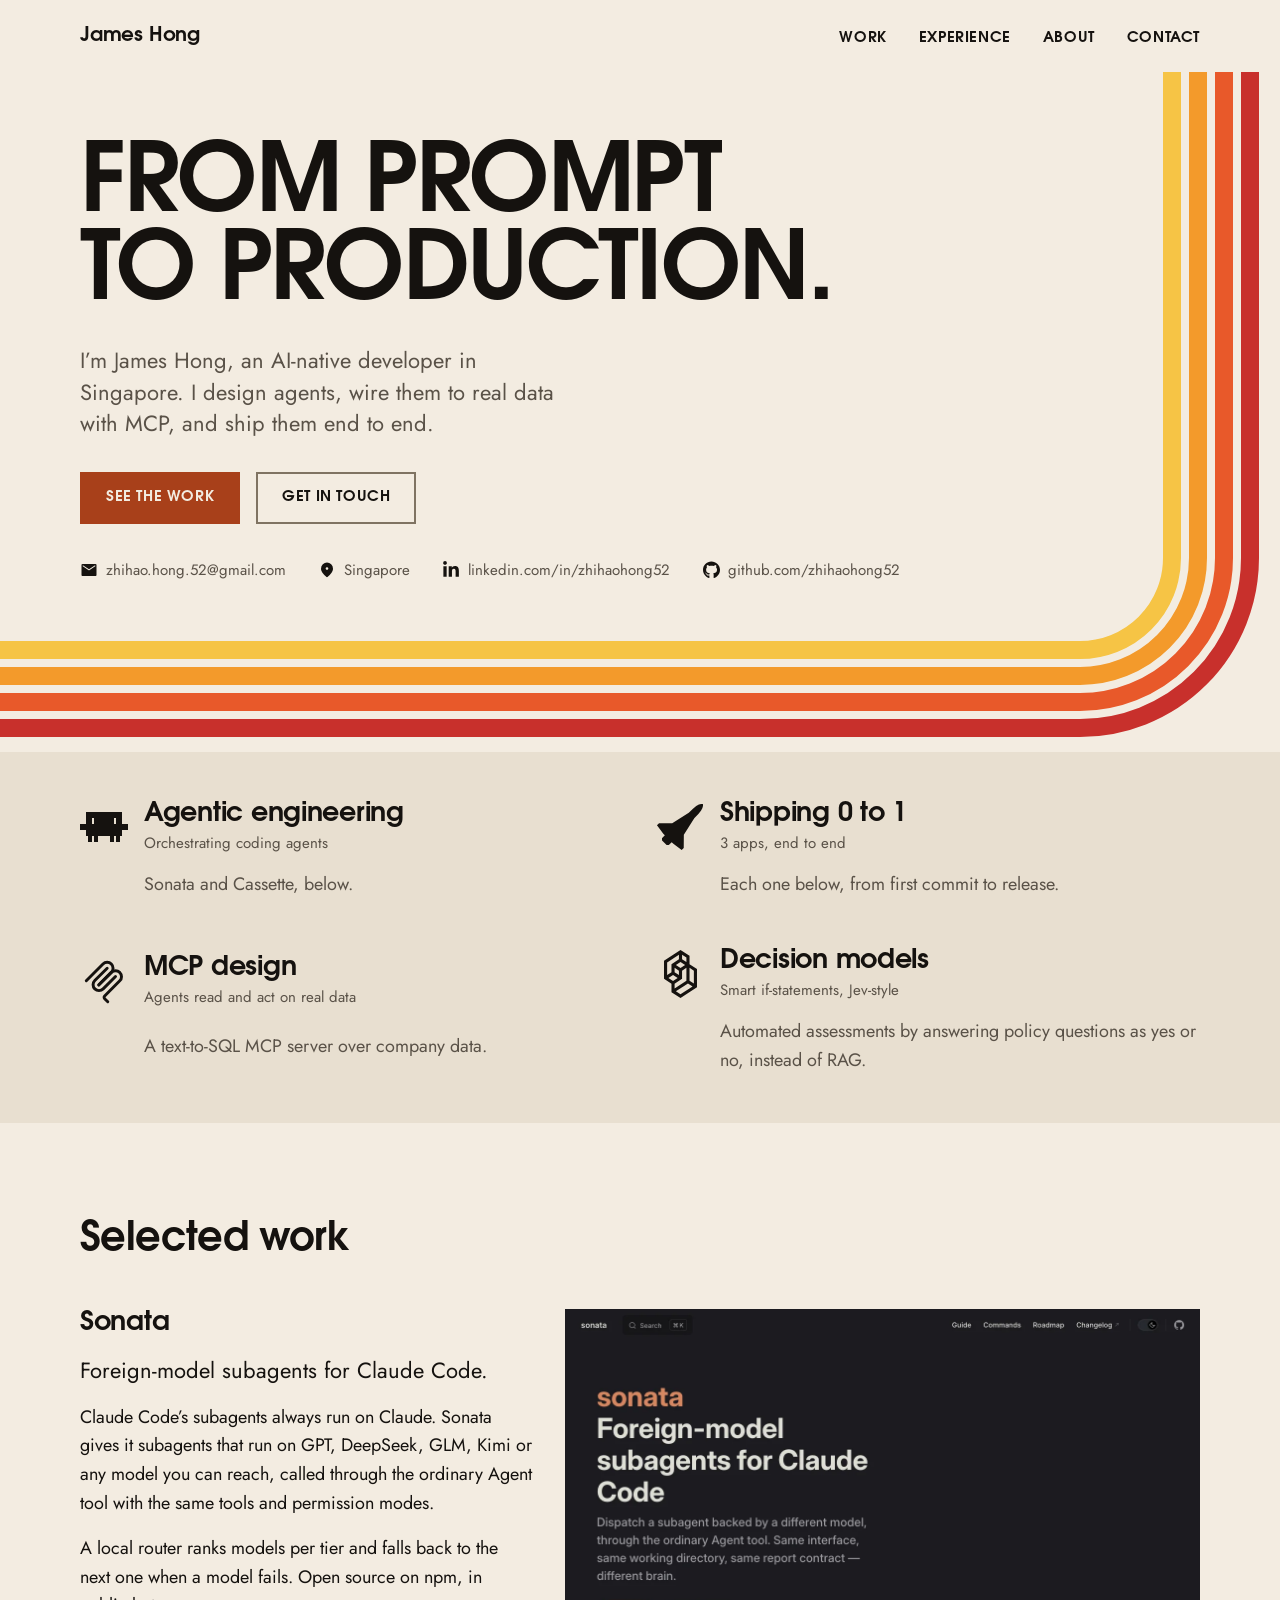
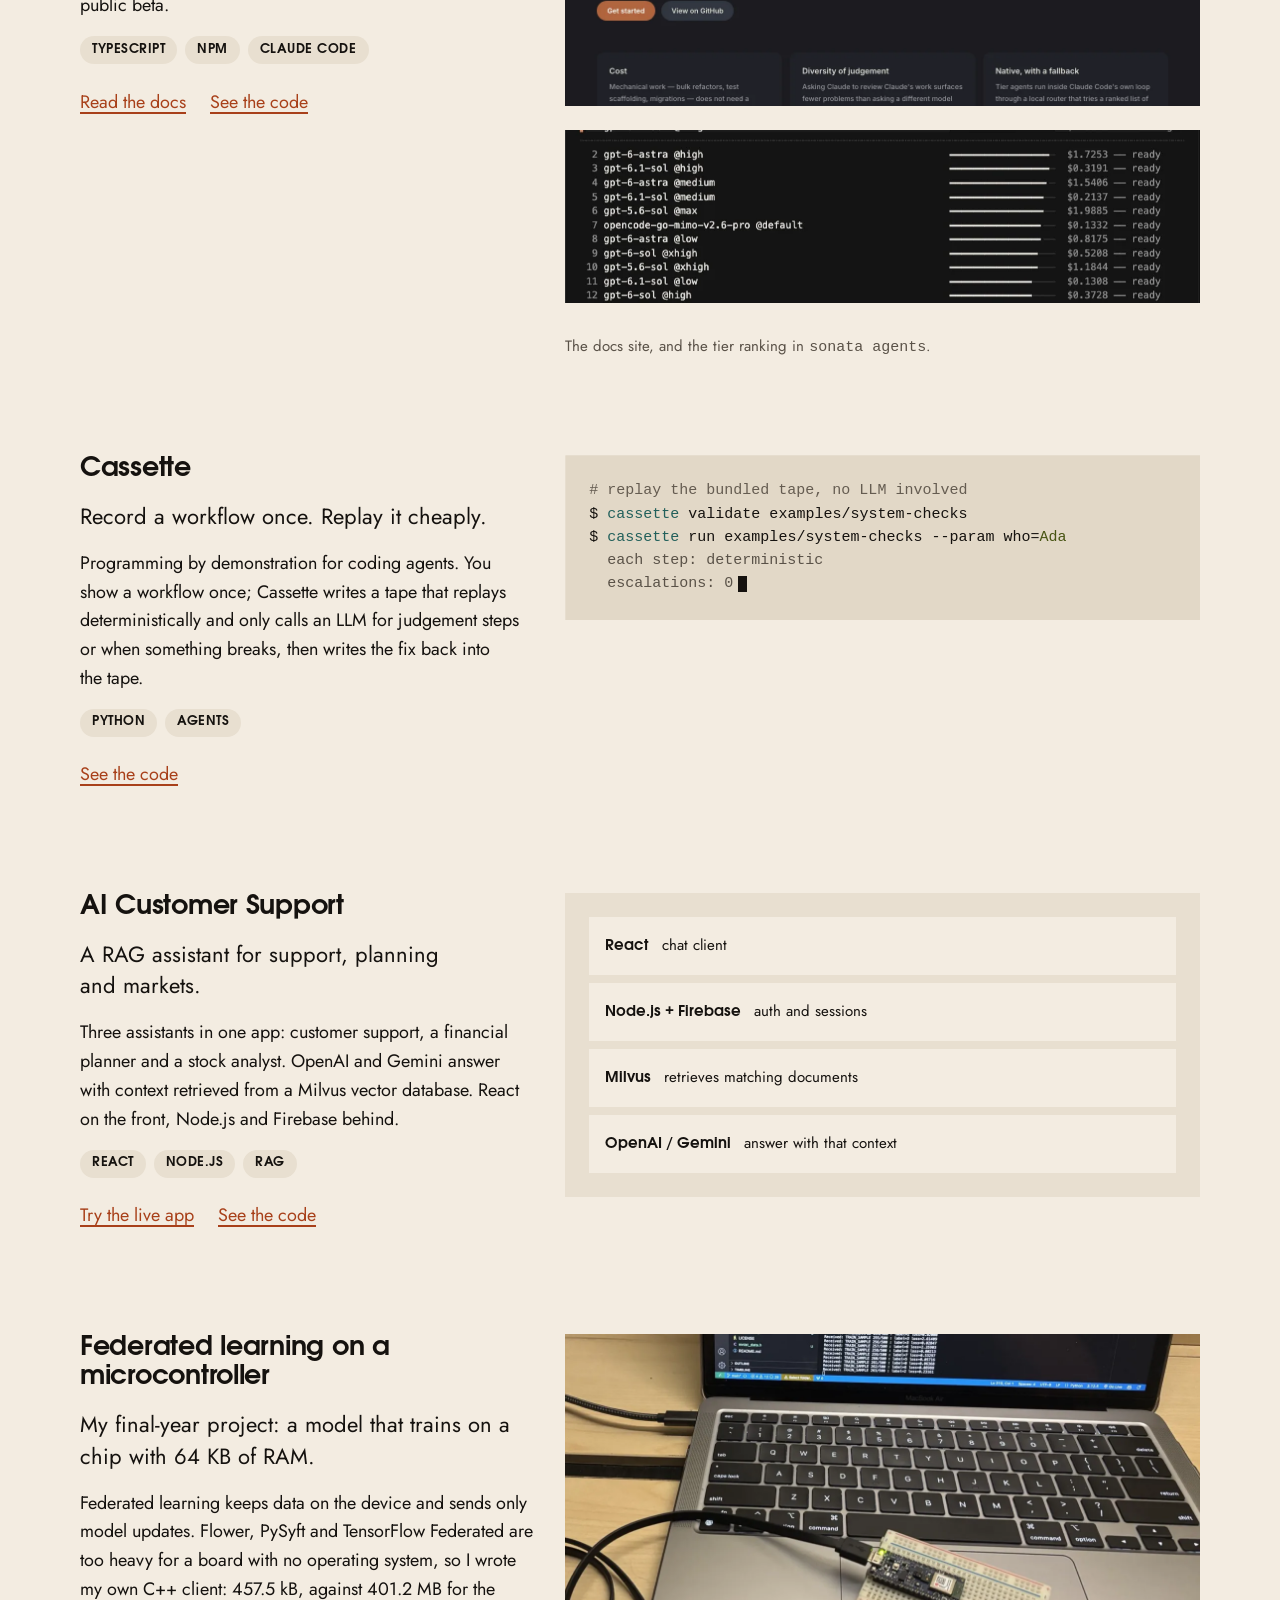
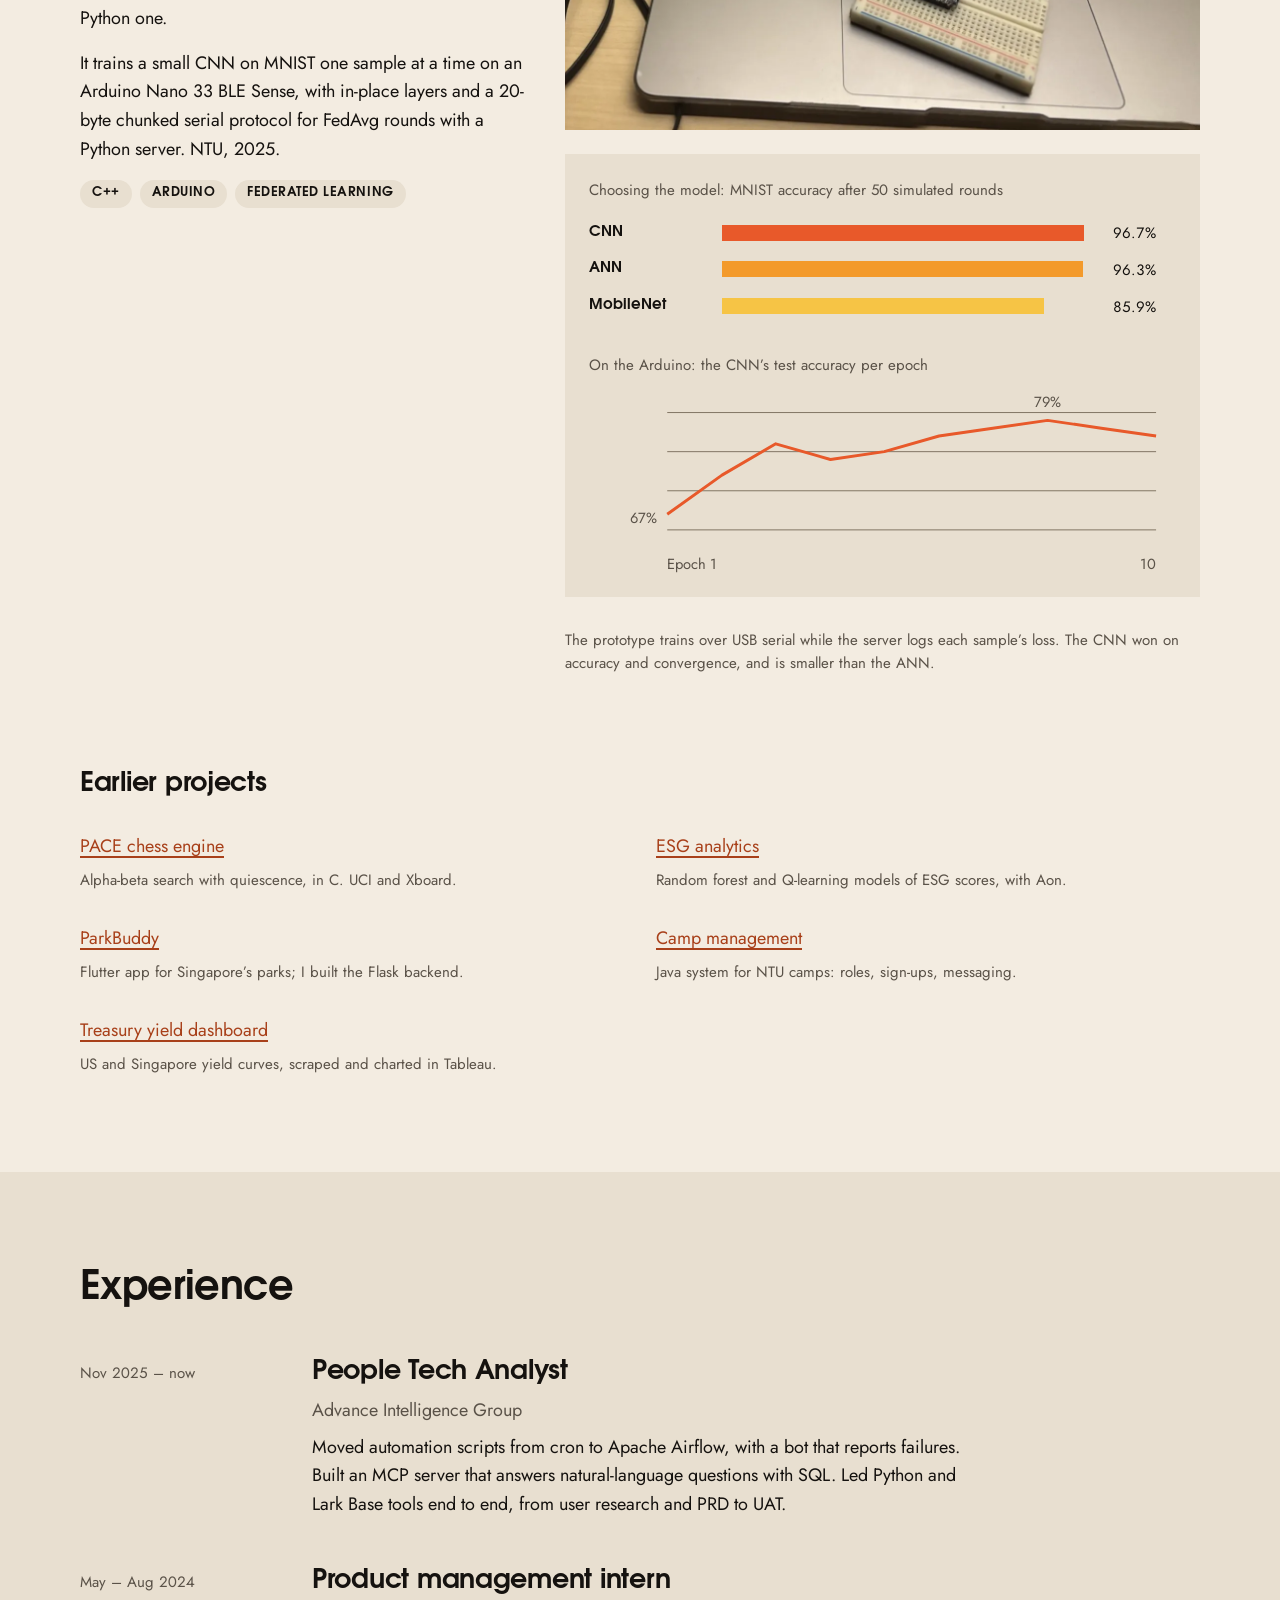
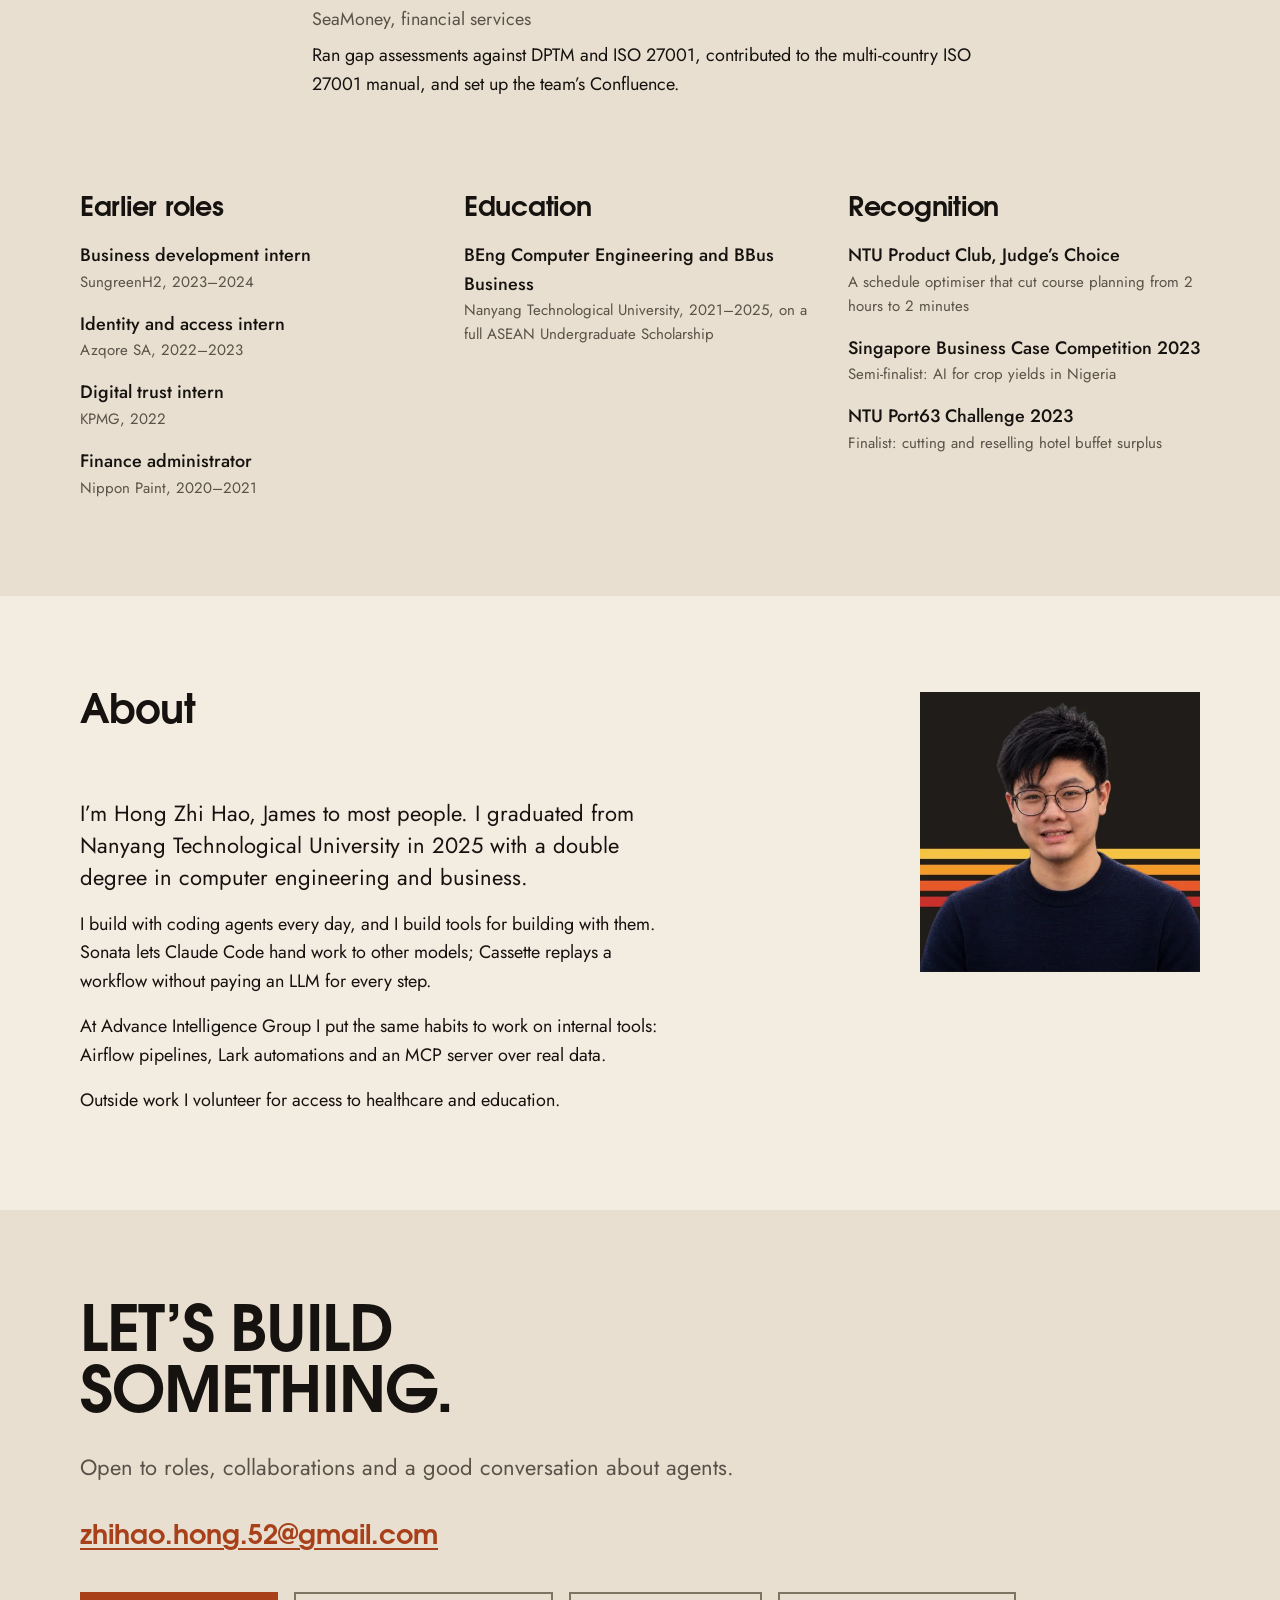
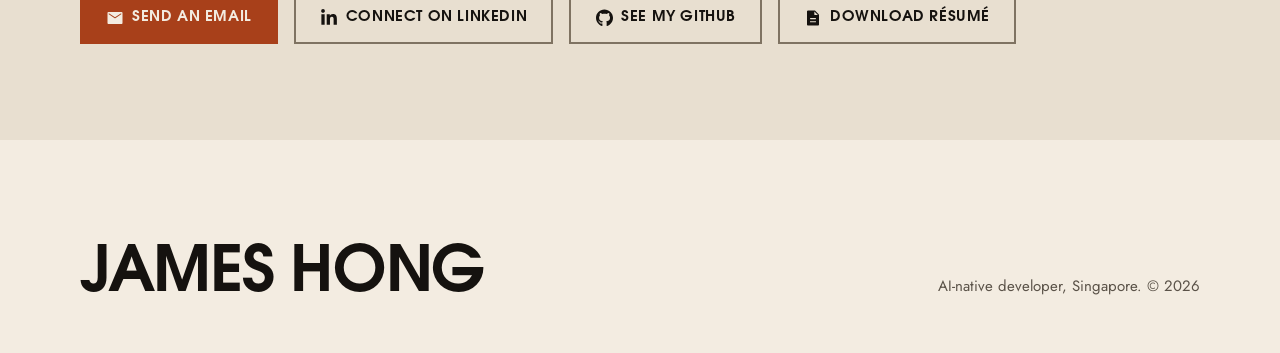
<file: index.html>
<!DOCTYPE html>
<html lang="en">
<head>
  <meta charset="utf-8">
  <meta name="viewport" content="width=device-width, initial-scale=1">
  <meta name="theme-color" content="#15120f" media="(prefers-color-scheme: dark)">
  <meta name="theme-color" content="#f3ece1" media="(prefers-color-scheme: light)">
  <title>James Hong — AI-native developer, Singapore</title>
  <meta name="description" content="Hong Zhi Hao (James), AI-native developer in Singapore. I design agents, wire them to real data with MCP, and ship them end to end.">
  <meta name="author" content="Hong Zhi Hao (James)">
  <link rel="canonical" href="https://zhihaohong52.github.io/">
  <link rel="icon" href="favicon.svg" type="image/svg+xml">
  <meta property="og:type" content="website">
  <meta property="og:url" content="https://zhihaohong52.github.io/">
  <meta property="og:title" content="James Hong — AI-native developer, Singapore">
  <meta property="og:description" content="I design agents, wire them to real data with MCP, and ship them end to end.">
  <meta property="og:image" content="https://zhihaohong52.github.io/assets/images/og.png">
  <meta property="og:image:width" content="1200">
  <meta property="og:image:height" content="630">
  <meta name="twitter:card" content="summary_large_image">
  <script>document.documentElement.classList.add('js')</script>
  <link rel="preload" href="src/design/fonts/URWGothic-Demi.woff2" as="font" type="font/woff2" crossorigin>
  <link rel="preload" href="src/design/fonts/Jost-Regular.woff2" as="font" type="font/woff2" crossorigin>
  <link rel="stylesheet" href="src/design/tokens.css?v=14">
  <link rel="stylesheet" href="src/design/bundle.css?v=14">
  <link rel="stylesheet" href="styles.css?v=14">
  <script src="script.js?v=14" defer></script>
</head>
<body class="ptp-page">
<a class="skip" href="#top">Skip to content</a>

<div class="rail" aria-hidden="true"><i></i><i></i><i></i><i></i></div>
<header class="site-header">
  <div class="ptp-container site-header__bar">
    <nav class="ptp-nav" aria-label="Main">
      <a class="ptp-nav__name" href="#top">James Hong</a>
      <ul class="ptp-nav__links">
        <li><a href="#work">Work</a></li>
        <li><a href="#experience">Experience</a></li>
        <li><a href="#about">About</a></li>
        <li><a href="#contact">Contact</a></li>
      </ul>
      <button class="menu-btn" type="button" aria-expanded="false" aria-controls="menu">
        <span class="menu-btn__label">Menu</span>
        <span class="lanes-icon" aria-hidden="true"><i></i><i></i><i></i><i></i></span>
      </button>
    </nav>
  </div>
  <div id="menu" class="menu" inert>
    <div class="menu__lanes" aria-hidden="true"><i></i><i></i><i></i><i></i></div>
    <div class="ptp-container menu__body">
      <nav aria-label="Menu">
        <ul class="menu__links">
          <li><a href="#work">Work</a></li>
          <li><a href="#experience">Experience</a></li>
          <li><a href="#about">About</a></li>
          <li><a href="#contact">Contact</a></li>
        </ul>
      </nav>
      <ul class="menu__contact">
        <li><span class="ptp-mark icon-sm mark--mail" aria-hidden="true"></span><a href="mailto:zhihao.hong.52@gmail.com">zhihao.hong.52@gmail.com</a></li>
        <li><span class="ptp-mark icon-sm mark--linkedin" aria-hidden="true"></span><a href="https://www.linkedin.com/in/zhihaohong52">LinkedIn</a></li>
        <li><span class="ptp-mark icon-sm mark--github" aria-hidden="true"></span><a href="https://github.com/zhihaohong52">GitHub</a></li>
      </ul>
    </div>
  </div>
</header>

<main id="top">

  <section class="hero" aria-labelledby="hero-title">
    <svg class="hero__bend" viewBox="0 0 2400 520" preserveAspectRatio="xMaxYMax slice" fill="none" stroke-width="18" aria-hidden="true">
      <path class="ptp-lane-1" pathLength="1" d="M0 418 H2200 A92 92 0 0 0 2292 326 V-400"/>
      <path class="ptp-lane-2" pathLength="1" d="M0 444 H2200 A118 118 0 0 0 2318 326 V-400"/>
      <path class="ptp-lane-3" pathLength="1" d="M0 470 H2200 A144 144 0 0 0 2344 326 V-400"/>
      <path class="ptp-lane-4" pathLength="1" d="M0 496 H2200 A170 170 0 0 0 2370 326 V-400"/>
    </svg>
    <div class="ptp-container hero__text">
      <h1 id="hero-title" class="ptp-display hero__title"><span class="line"><span>From prompt</span></span><br><span class="line"><span>to production.</span></span></h1>
      <p class="ptp-lead hero__lead">I’m James Hong, an AI-native developer in Singapore. I design agents, wire them to real data with MCP, and ship them end to end.</p>
      <div class="hero__actions">
        <a class="ptp-button ptp-button--primary" href="#work">See the work</a>
        <a class="ptp-button ptp-button--secondary" href="#contact">Get in touch</a>
      </div>
      <ul class="hero__contact">
        <li><span class="ptp-mark icon-sm mark--mail" aria-hidden="true"></span><a href="mailto:zhihao.hong.52@gmail.com">zhihao.hong.52@gmail.com</a></li>
        <li><span class="ptp-mark icon-sm mark--location" aria-hidden="true"></span>Singapore</li>
        <li><span class="ptp-mark icon-sm mark--linkedin" aria-hidden="true"></span><a href="https://www.linkedin.com/in/zhihaohong52">linkedin.com/in/zhihaohong52</a></li>
        <li><span class="ptp-mark icon-sm mark--github" aria-hidden="true"></span><a href="https://github.com/zhihaohong52">github.com/zhihaohong52</a></li>
      </ul>
    </div>
    <div class="ptp-stripes hero__flat" role="presentation"><span></span><span></span><span></span><span></span></div>
  </section>

  <section class="section section--raised skills-band" aria-label="What I do">
    <div class="ptp-container">
        <ul class="skills">
          <li>
            <div class="ptp-skill"><div class="ptp-mark mark--clawd"></div><div><span class="ptp-skill__name">Agentic engineering</span><span class="ptp-skill__line">Orchestrating coding agents</span></div></div>
            <p>Sonata and Cassette, below.</p>
          </li>
          <li>
            <div class="ptp-skill"><div class="ptp-mark mark--space-shuttle"></div><div><span class="ptp-skill__name">Shipping 0 to 1</span><span class="ptp-skill__line">3 apps, end to end</span></div></div>
            <p>Each one below, from first commit to release.</p>
          </li>
          <li>
            <div class="ptp-skill"><div class="ptp-mark mark--mcp"></div><div><span class="ptp-skill__name">MCP design</span><span class="ptp-skill__line">Agents read and act on real data</span></div></div>
            <p>A text-to-SQL MCP server over company data.</p>
          </li>
          <li>
            <div class="ptp-skill"><div class="ptp-mark mark--typesafe"></div><div><span class="ptp-skill__name">Decision models</span><span class="ptp-skill__line">Smart if-statements, Jev-style</span></div></div>
            <p>Automated assessments by answering policy questions as yes or no, instead of RAG.</p>
          </li>
        </ul>
    </div>
  </section>

  <section id="work" class="section" aria-labelledby="work-title">
    <div class="ptp-container">
      <h2 id="work-title" class="ptp-h1 section__title">Selected work</h2>

      <article class="project project--lead">
        <div class="project__text">
          <h3 class="ptp-h2">Sonata</h3>
          <p class="project__line">Foreign-model subagents for Claude Code.</p>
          <p>Claude Code’s subagents always run on Claude. Sonata gives it subagents that run on GPT, DeepSeek, GLM, Kimi or any model you can reach, called through the ordinary Agent tool with the same tools and permission modes.</p>
          <p>A local router ranks models per tier and falls back to the next one when a model fails. Open source on npm, in public beta.</p>
          <div class="ptp-card__meta"><span class="ptp-tag">TypeScript</span><span class="ptp-tag">npm</span><span class="ptp-tag">Claude Code</span></div>
          <p class="project__links">
            <a class="ptp-link" href="https://zhihaohong52.github.io/sonata/">Read the docs</a>
            <a class="ptp-link" href="https://github.com/zhihaohong52/sonata">See the code</a>
          </p>
        </div>
        <figure class="project__media project__media--stack">
          <img src="assets/images/work/sonata-site.webp" width="1280" height="800" loading="lazy" alt="The Sonata documentation site: “Foreign-model subagents for Claude Code” with Get started and View on GitHub buttons.">
          <img src="assets/images/work/sonata-tiers.webp" width="880" height="240" alt="Sonata’s terminal view ranking 66 models for the code-complex tier, top six shown with intelligence and cost per task." loading="lazy">
          <figcaption class="ptp-small">The docs site, and the tier ranking in <code>sonata agents</code>.</figcaption>
        </figure>
      </article>

      <article class="project">
        <div class="project__text">
          <h3 class="ptp-h2">Cassette</h3>
          <p class="project__line">Record a workflow once. Replay it cheaply.</p>
          <p>Programming by demonstration for coding agents. You show a workflow once; Cassette writes a tape that replays deterministically and only calls an LLM for judgement steps or when something breaks, then writes the fix back into the tape.</p>
          <div class="ptp-card__meta"><span class="ptp-tag">Python</span><span class="ptp-tag">Agents</span></div>
          <p class="project__links"><a class="ptp-link" href="https://github.com/zhihaohong52/cassette">See the code</a></p>
        </div>
        <div class="project__media">
<pre class="fragment term ptp-code" data-ui aria-label="Cassette quickstart commands"><code><span class="term__line cm"># replay the bundled tape, no LLM involved</span>
<span class="term__line">$ <span class="kw">cassette</span> validate examples/system-checks</span>
<span class="term__line">$ <span class="kw">cassette</span> run examples/system-checks --param who=<span class="str">Ada</span></span>
<span class="term__line fragment__dim">  each step: deterministic</span>
<span class="term__line fragment__dim">  escalations: 0<span class="term__cursor" aria-hidden="true"></span></span></code></pre>
        </div>
      </article>

      <article class="project">
        <div class="project__text">
          <h3 class="ptp-h2">AI Customer Support</h3>
          <p class="project__line">A RAG assistant for support, planning and markets.</p>
          <p>Three assistants in one app: customer support, a financial planner and a stock analyst. OpenAI and Gemini answer with context retrieved from a Milvus vector database. React on the front, Node.js and Firebase behind.</p>
          <div class="ptp-card__meta"><span class="ptp-tag">React</span><span class="ptp-tag">Node.js</span><span class="ptp-tag">RAG</span></div>
          <p class="project__links">
            <a class="ptp-link" href="https://ai-customer-support-woad.vercel.app">Try the live app</a>
            <a class="ptp-link" href="https://github.com/zhihaohong52/ai-customer-support">See the code</a>
          </p>
        </div>
        <div class="project__media">
          <ol class="fragment fragment--flow" data-ui aria-label="How a question flows through the app">
            <li><strong>React</strong> chat client</li>
            <li><strong>Node.js + Firebase</strong> auth and sessions</li>
            <li><strong>Milvus</strong> retrieves matching documents</li>
            <li><strong>OpenAI / Gemini</strong> answer with that context</li>
          </ol>
        </div>
      </article>

      <article class="project">
        <div class="project__text">
          <h3 class="ptp-h2">Federated learning on a microcontroller</h3>
          <p class="project__line">My final-year project: a model that trains on a chip with 64 KB of RAM.</p>
          <p>Federated learning keeps data on the device and sends only model updates. Flower, PySyft and TensorFlow Federated are too heavy for a board with no operating system, so I wrote my own C++ client: 457.5 kB, against 401.2 MB for the Python one.</p>
          <p>It trains a small CNN on MNIST one sample at a time on an Arduino Nano 33 BLE Sense, with in-place layers and a 20-byte chunked serial protocol for FedAvg rounds with a Python server. NTU, 2025.</p>
          <div class="ptp-card__meta"><span class="ptp-tag">C++</span><span class="ptp-tag">Arduino</span><span class="ptp-tag">Federated learning</span></div>
        </div>
        <figure class="project__media project__media--stack">
          <img src="assets/images/work/fyp-arduino.webp" width="1280" height="800" loading="lazy" alt="An Arduino Nano on a breadboard, plugged into a laptop whose terminal logs each training sample and its loss.">
          <div class="fragment results" data-ui>
            <p class="results__title">Choosing the model: MNIST accuracy after 50 simulated rounds</p>
            <dl class="bars">
              <div><dt>CNN</dt><dd><span style="--v:96.65%"></span>96.7%</dd></div>
              <div><dt>ANN</dt><dd><span style="--v:96.27%"></span>96.3%</dd></div>
              <div><dt>MobileNet</dt><dd><span style="--v:85.88%"></span>85.9%</dd></div>
            </dl>
            <p class="results__title">On the Arduino: the CNN’s test accuracy per epoch</p>
            <svg class="results__line" viewBox="0 0 600 185" role="img" aria-label="Test accuracy on the Arduino rises from 67% at epoch 1 to a peak of 79% at epoch 8, ending at 77% after 10 epochs.">
              <path class="results__grid" d="M80 140H580M80 100H580M80 60H580M80 20H580"/>
              <polyline points="80,124 136,84 191,52 247,68 302,60 358,44 413,36 469,28 524,36 580,44"/>
              <text x="70" y="133" text-anchor="end">67%</text>
              <text x="469" y="14" text-anchor="middle">79%</text>
              <text x="80" y="180" text-anchor="start">Epoch 1</text>
              <text x="580" y="180" text-anchor="end">10</text>
            </svg>
          </div>
          <figcaption class="ptp-small">The prototype trains over USB serial while the server logs each sample’s loss. The CNN won on accuracy and convergence, and is smaller than the ANN.</figcaption>
        </figure>
      </article>

      <div class="earlier">
        <h3 class="ptp-h2">Earlier projects</h3>
        <ul class="earlier__list">
          <li><a class="ptp-link" href="https://github.com/zhihaohong52/Pace">PACE chess engine</a><span>Alpha-beta search with quiescence, in C. UCI and Xboard.</span></li>
          <li><a class="ptp-link" href="https://github.com/XYinfg/esg_analytics">ESG analytics</a><span>Random forest and Q-learning models of ESG scores, with Aon.</span></li>
          <li><a class="ptp-link" href="https://github.com/NParkBuddies/testing">ParkBuddy</a><span>Flutter app for Singapore’s parks; I built the Flask backend.</span></li>
          <li><a class="ptp-link" href="https://github.com/zhihaohong52/Camp-Application-and-Management-System">Camp management</a><span>Java system for NTU camps: roles, sign-ups, messaging.</span></li>
          <li><a class="ptp-link" href="https://public.tableau.com/views/USTreasurydashboard/USTreasury?:language=en-US">Treasury yield dashboard</a><span>US and Singapore yield curves, scraped and charted in Tableau.</span></li>
        </ul>
      </div>
    </div>
  </section>



  <section id="experience" class="section section--raised" aria-labelledby="experience-title">
    <div class="ptp-container">
      <h2 id="experience-title" class="ptp-h1 section__title">Experience</h2>
      <ol class="roles">
        <li class="role">
          <p class="role__when ptp-small">Nov 2025 – now</p>
          <div>
            <h3 class="ptp-h2">People Tech Analyst</h3>
            <p class="role__where">Advance Intelligence Group</p>
            <p>Moved automation scripts from cron to Apache Airflow, with a bot that reports failures. Built an MCP server that answers natural-language questions with SQL. Led Python and Lark Base tools end to end, from user research and PRD to UAT.</p>
          </div>
        </li>
        <li class="role">
          <p class="role__when ptp-small">May – Aug 2024</p>
          <div>
            <h3 class="ptp-h2">Product management intern</h3>
            <p class="role__where">SeaMoney, financial services</p>
            <p>Ran gap assessments against DPTM and ISO 27001, contributed to the multi-country ISO 27001 manual, and set up the team’s Confluence.</p>
          </div>
        </li>
      </ol>
      <div id="education" class="edu">
        <div class="edu__group"><h3 class="ptp-h2">Earlier roles</h3>
        <ul class="facts">
          <li><strong>Business development intern</strong><span>SungreenH2, 2023–2024</span></li>
          <li><strong>Identity and access intern</strong><span>Azqore SA, 2022–2023</span></li>
          <li><strong>Digital trust intern</strong><span>KPMG, 2022</span></li>
          <li><strong>Finance administrator</strong><span>Nippon Paint, 2020–2021</span></li>
        </ul>
        </div>
        <div class="edu__group"><h3 class="ptp-h2">Education</h3>
        <ul class="facts">
          <li><strong>BEng Computer Engineering and BBus Business</strong><span>Nanyang Technological University, 2021–2025, on a full ASEAN Undergraduate Scholarship</span></li>
        </ul>
        </div>
        <div class="edu__group"><h3 class="ptp-h2">Recognition</h3>
        <ul class="facts">
          <li><strong>NTU Product Club, Judge’s Choice</strong><span>A schedule optimiser that cut course planning from 2 hours to 2 minutes</span></li>
          <li><strong>Singapore Business Case Competition 2023</strong><span>Semi-finalist: AI for crop yields in Nigeria</span></li>
          <li><strong>NTU Port63 Challenge 2023</strong><span>Finalist: cutting and reselling hotel buffet surplus</span></li>
        </ul>
        </div>
      </div>

    </div>
  </section>



  <section id="about" class="section" aria-labelledby="about-title">
    <div class="ptp-container about">
      <div class="about__story">
        <h2 id="about-title" class="ptp-h1 section__title">About</h2>
        <p>I’m Hong Zhi Hao, James to most people. I graduated from Nanyang Technological University in 2025 with a double degree in computer engineering and business.</p>
        <p>I build with coding agents every day, and I build tools for building with them. Sonata lets Claude Code hand work to other models; Cassette replays a workflow without paying an LLM for every step.</p>
        <p>At Advance Intelligence Group I put the same habits to work on internal tools: Airflow pipelines, Lark automations and an MCP server over real data.</p>
        <p>Outside work I volunteer for access to healthcare and education.</p>
      </div>
      <img class="about__portrait" src="assets/images/profile.webp" width="560" height="560" alt="Portrait of James Hong." loading="lazy">
    </div>
  </section>

  <section id="contact" class="section section--raised contact" aria-labelledby="contact-title">
    <div class="ptp-container">
      <h2 id="contact-title" class="ptp-display contact__title">Let’s build<br>something.</h2>
      <p class="ptp-lead contact__lead">Open to roles, collaborations and a good conversation about agents.</p>
      <p class="contact__email"><a class="ptp-link" href="mailto:zhihao.hong.52@gmail.com">zhihao.hong.52@gmail.com</a></p>
      <div class="contact__actions">
        <a class="ptp-button ptp-button--primary" href="mailto:zhihao.hong.52@gmail.com?subject=Hello%20James"><span class="ptp-mark icon-sm mark--mail" aria-hidden="true"></span>Send an email</a>
        <a class="ptp-button ptp-button--secondary" href="https://www.linkedin.com/in/zhihaohong52"><span class="ptp-mark icon-sm mark--linkedin" aria-hidden="true"></span>Connect on LinkedIn</a>
        <a class="ptp-button ptp-button--secondary" href="https://github.com/zhihaohong52"><span class="ptp-mark icon-sm mark--github" aria-hidden="true"></span>See my GitHub</a>
        <a class="ptp-button ptp-button--secondary" href="assets/files/Hong%20Zhi%20Hao%20resume.pdf"><span class="ptp-mark icon-sm mark--resume" aria-hidden="true"></span>Download résumé</a>
      </div>
    </div>
  </section>

</main>

<footer class="site-footer">
  <div class="ptp-stripes" role="presentation"><span></span><span></span><span></span><span></span></div>
  <div class="ptp-container site-footer__inner">
    <p class="site-footer__name">James Hong</p>
    <p class="ptp-small">AI-native developer, Singapore. © 2026</p>
  </div>
</footer>

</body>
</html>
</file>
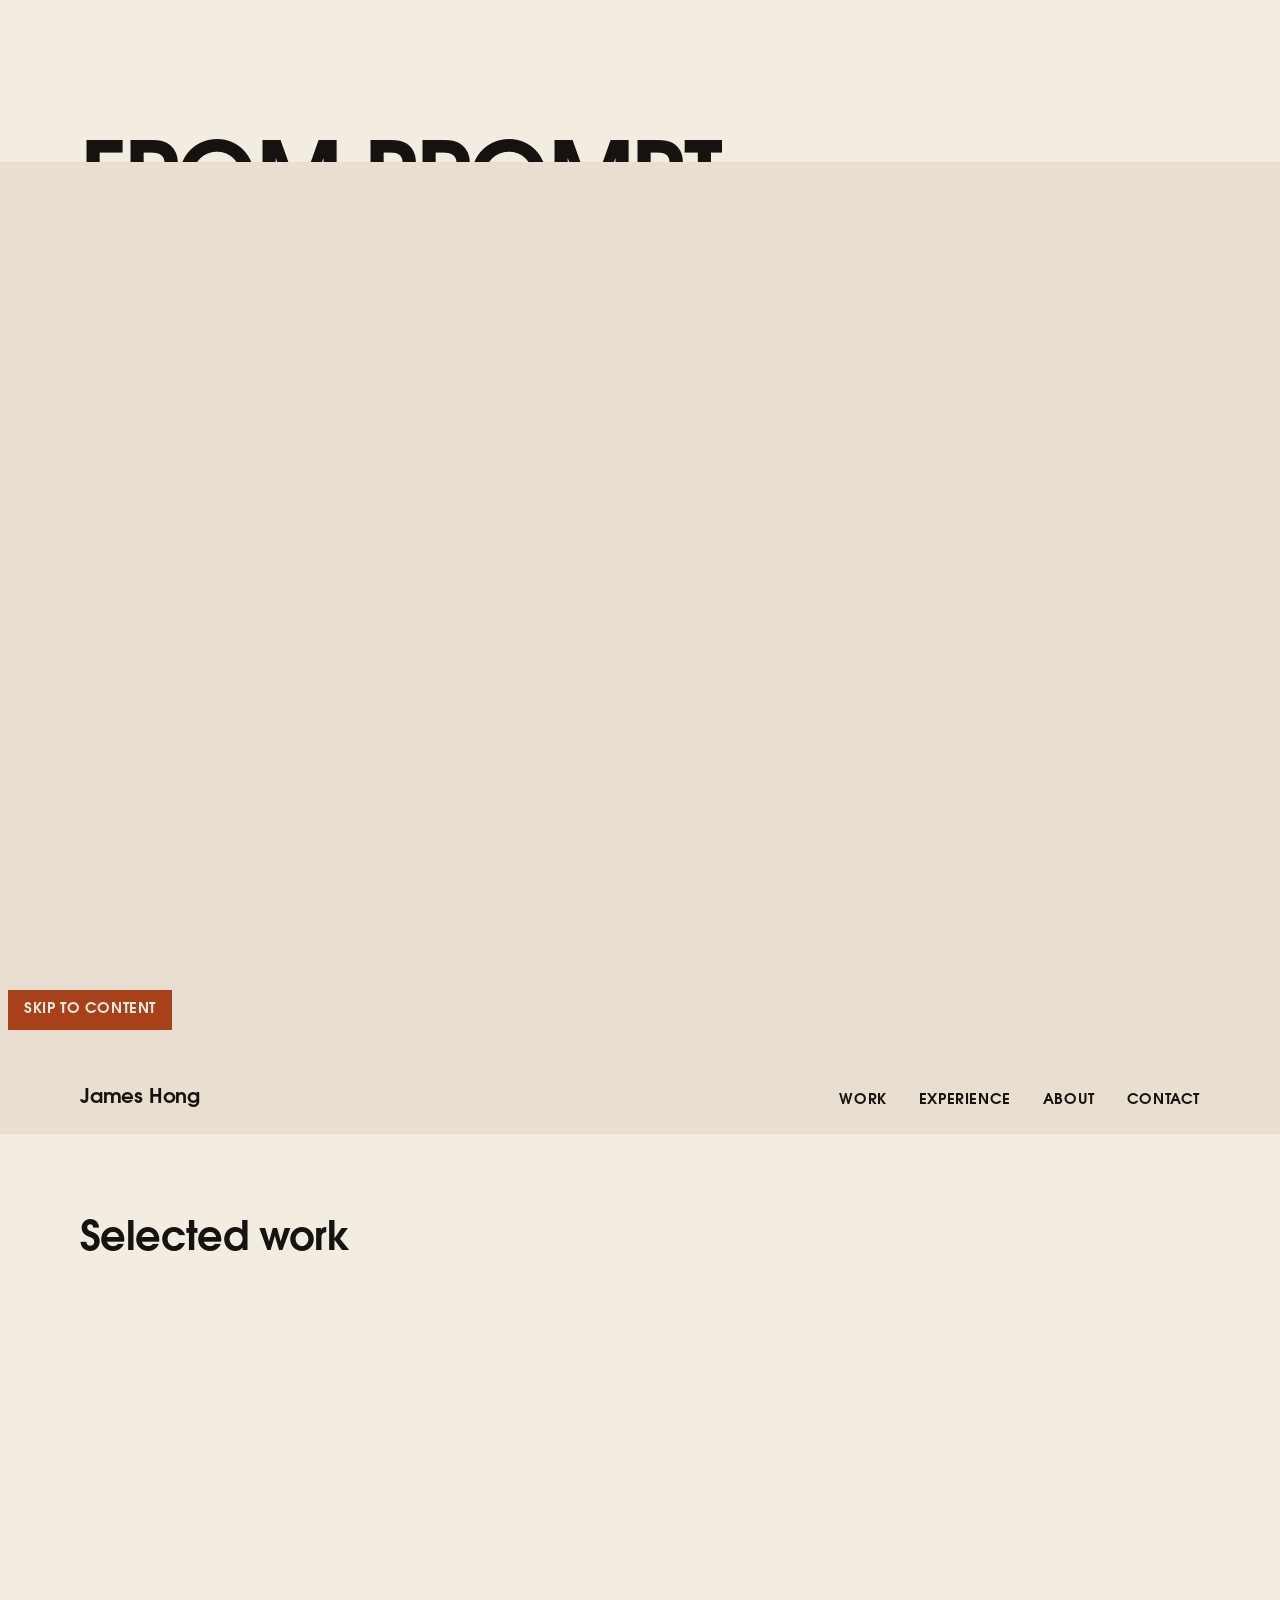
<file: about.html>
<!DOCTYPE html>
<html lang="en">
<head>
  <meta charset="utf-8">
  <title>Moved — James Hong</title>
  <meta http-equiv="refresh" content="0; url=./#about">
  <link rel="canonical" href="https://zhihaohong52.github.io/#about">
</head>
<body>
  <p>This page has moved to <a href="./#about">zhihaohong52.github.io/#about</a>.</p>
</body>
</html>
</file>
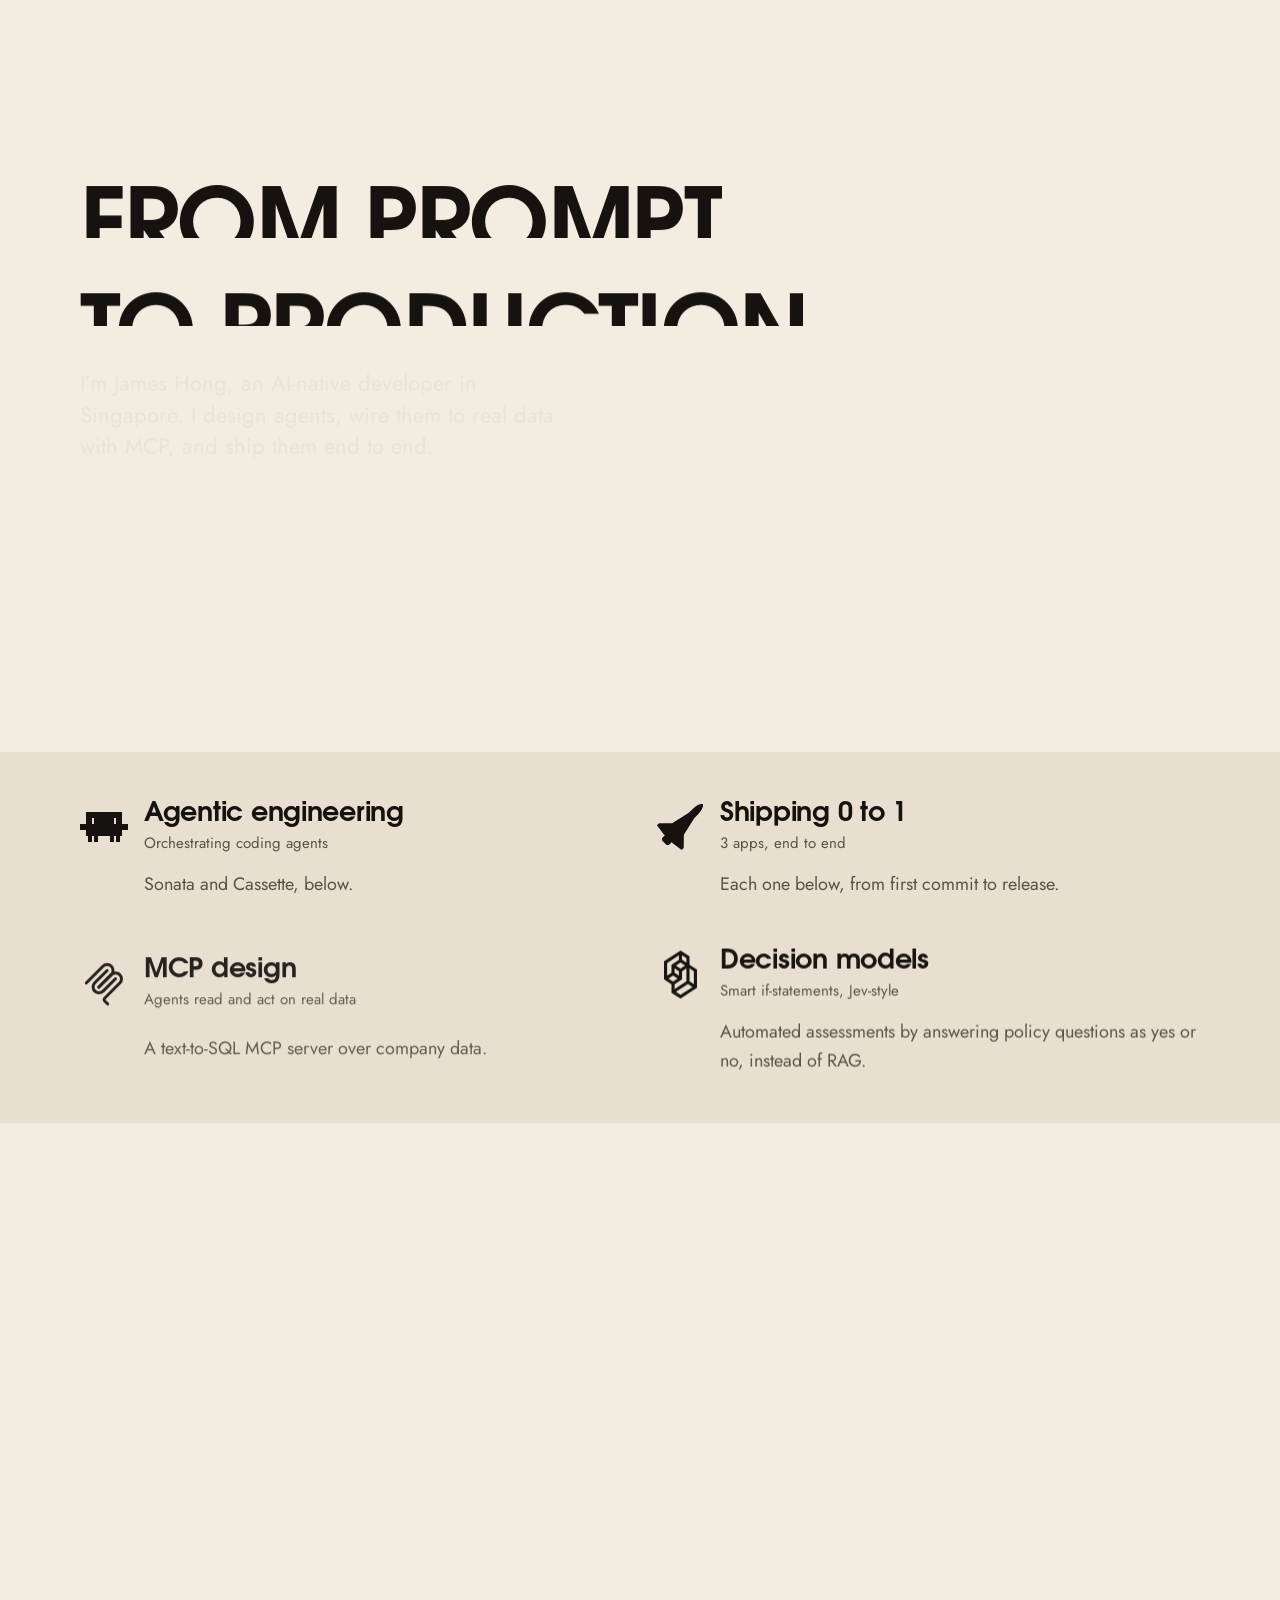
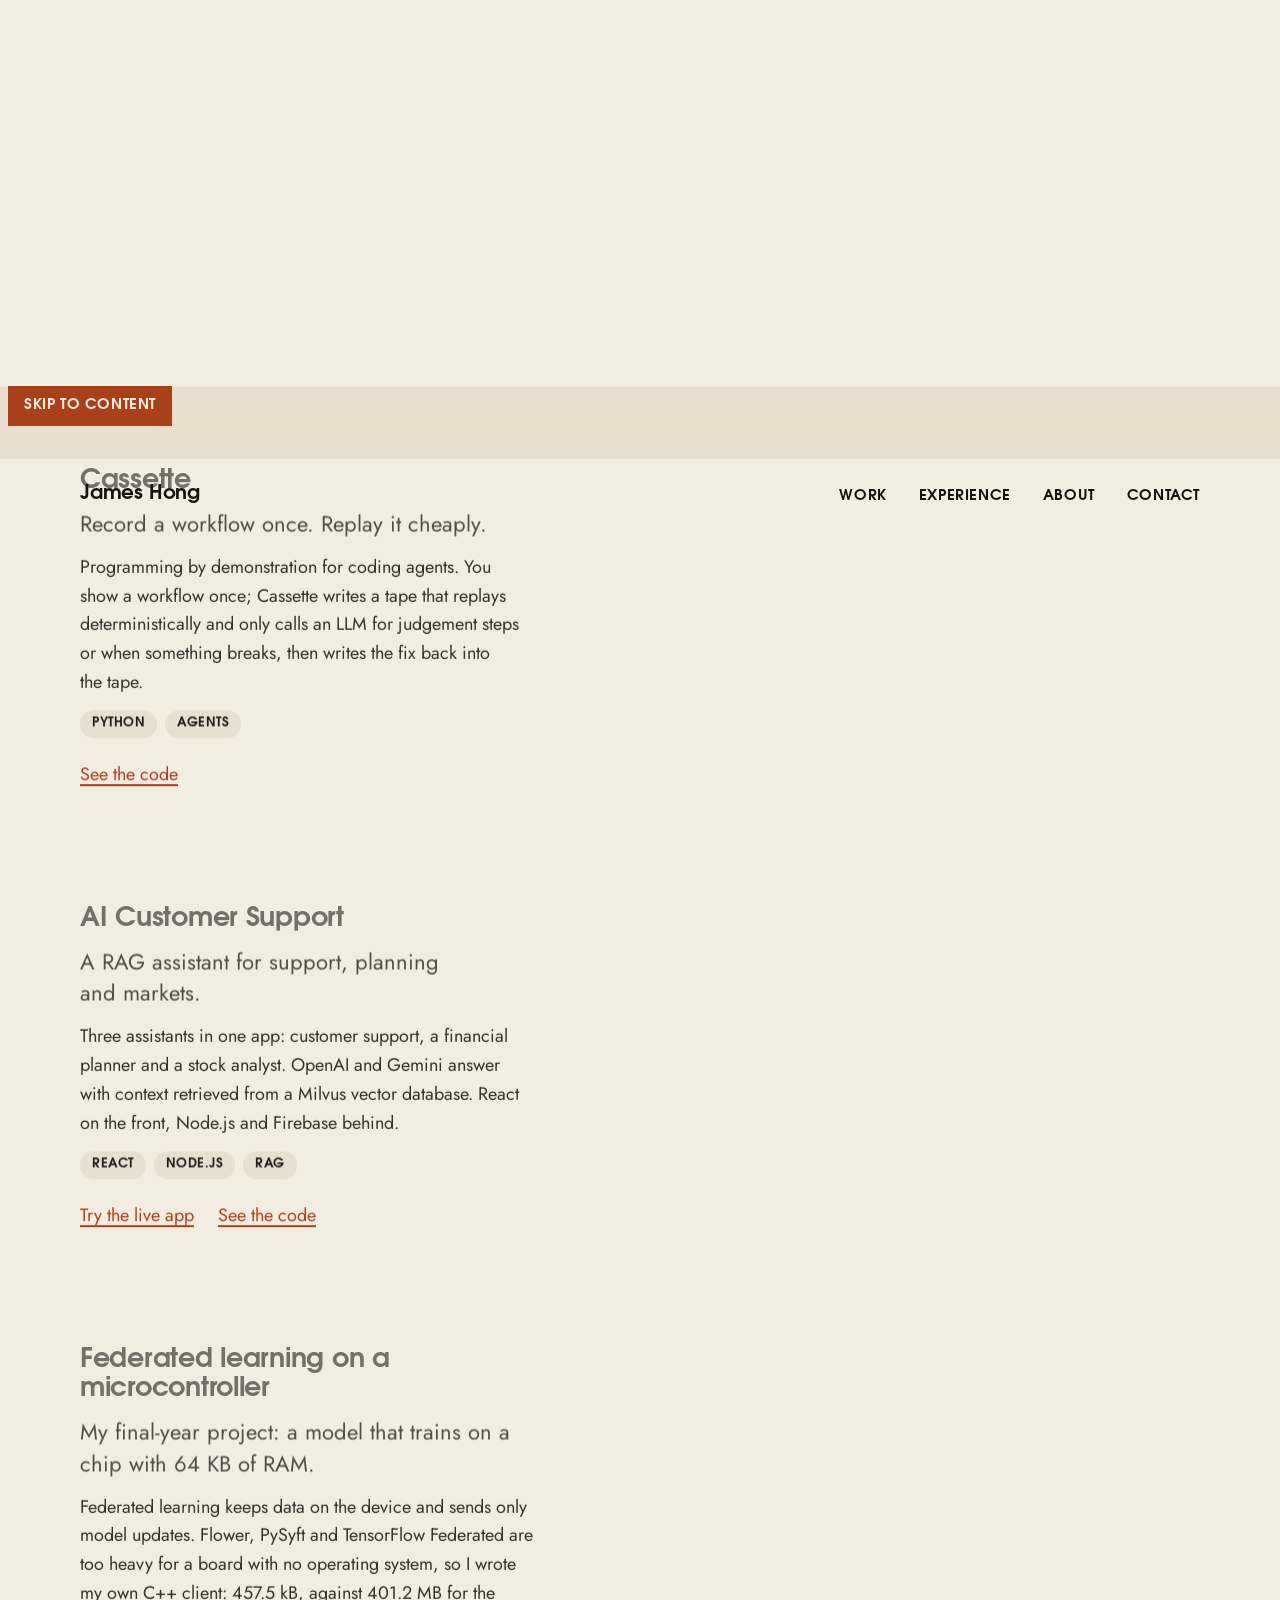
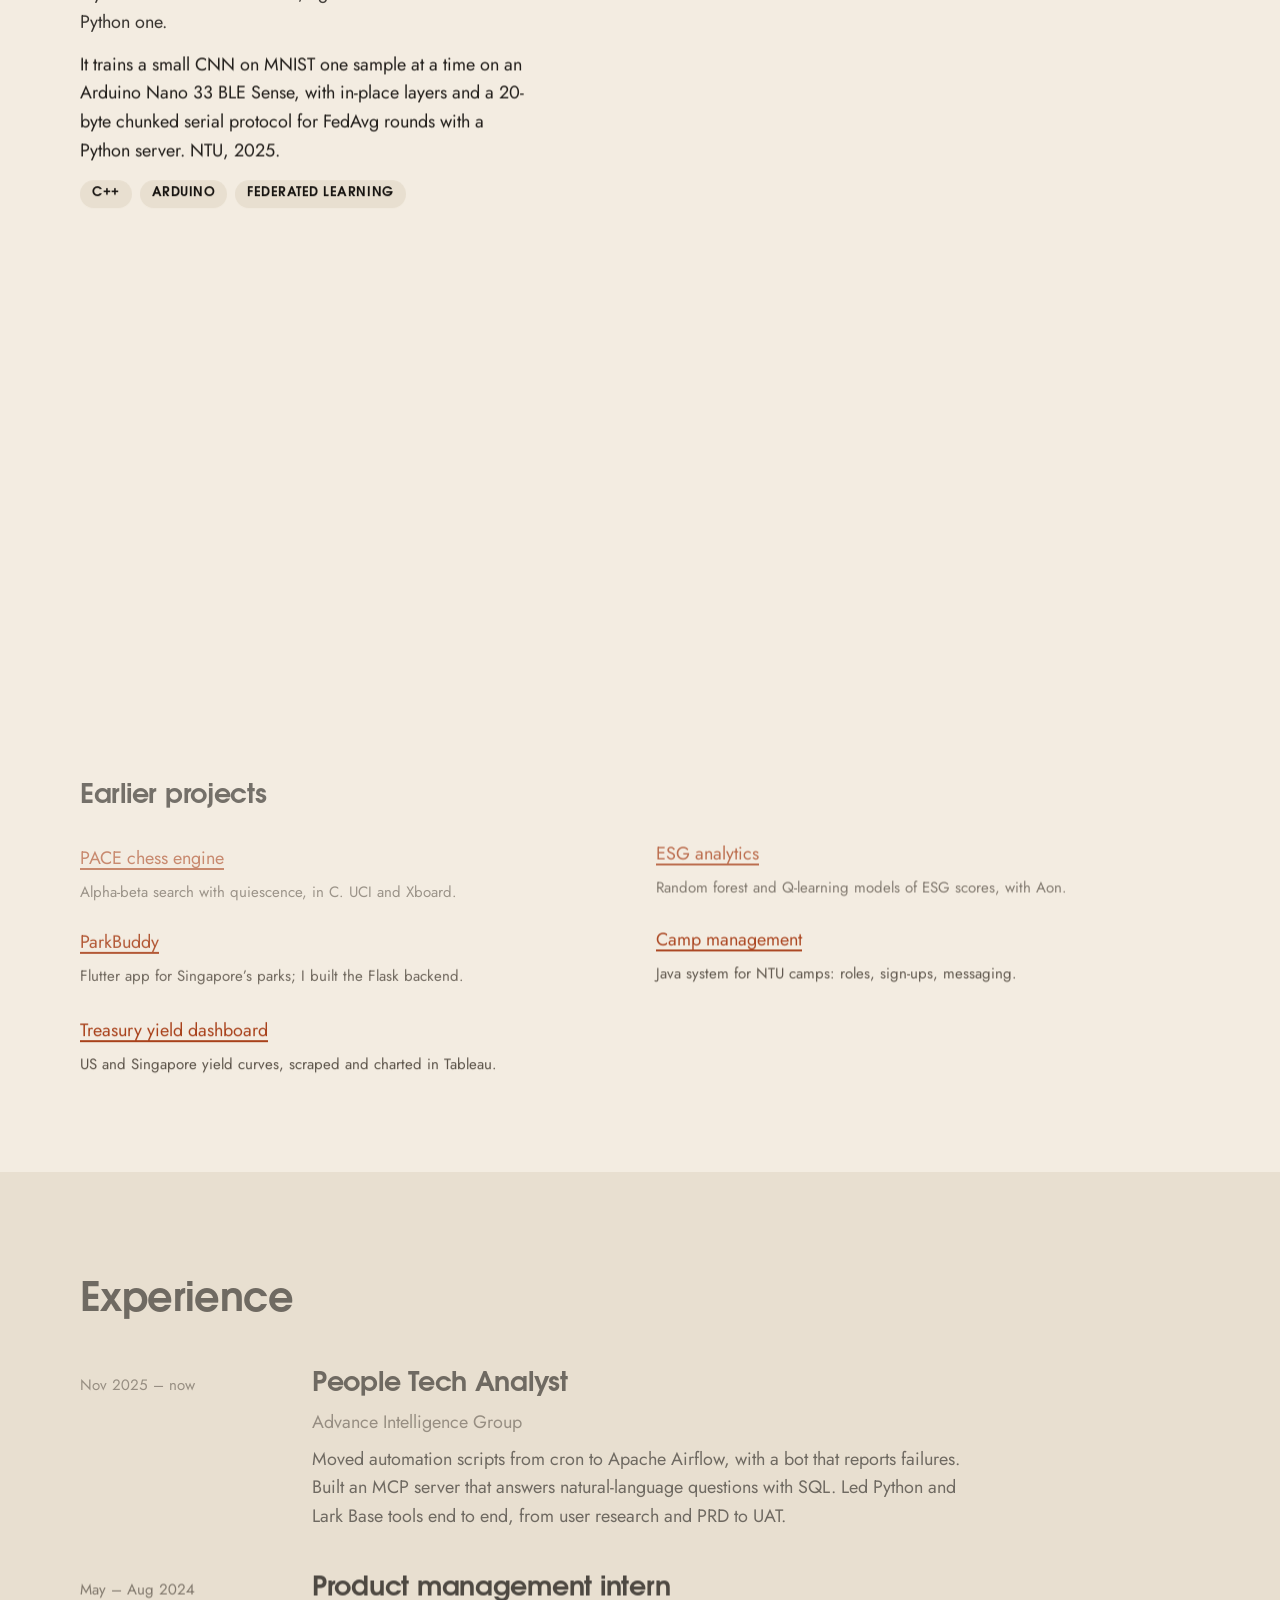
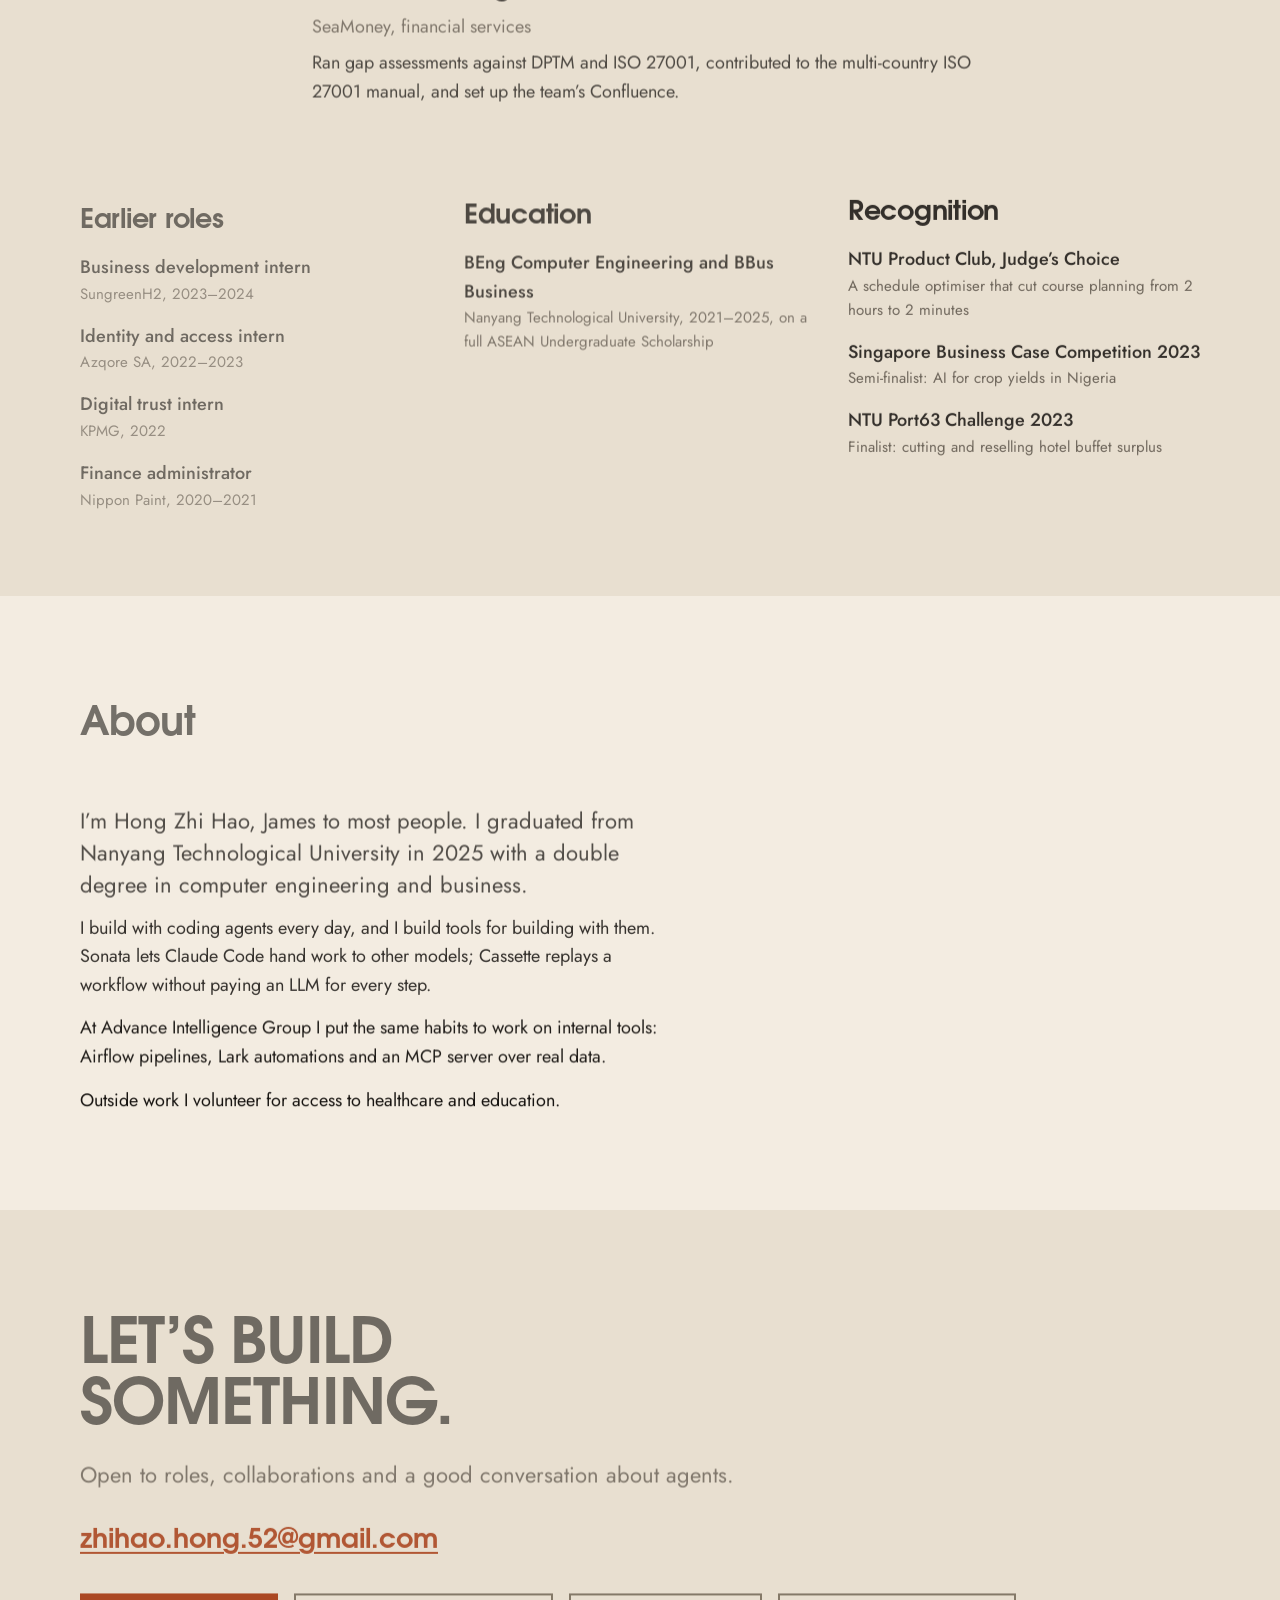
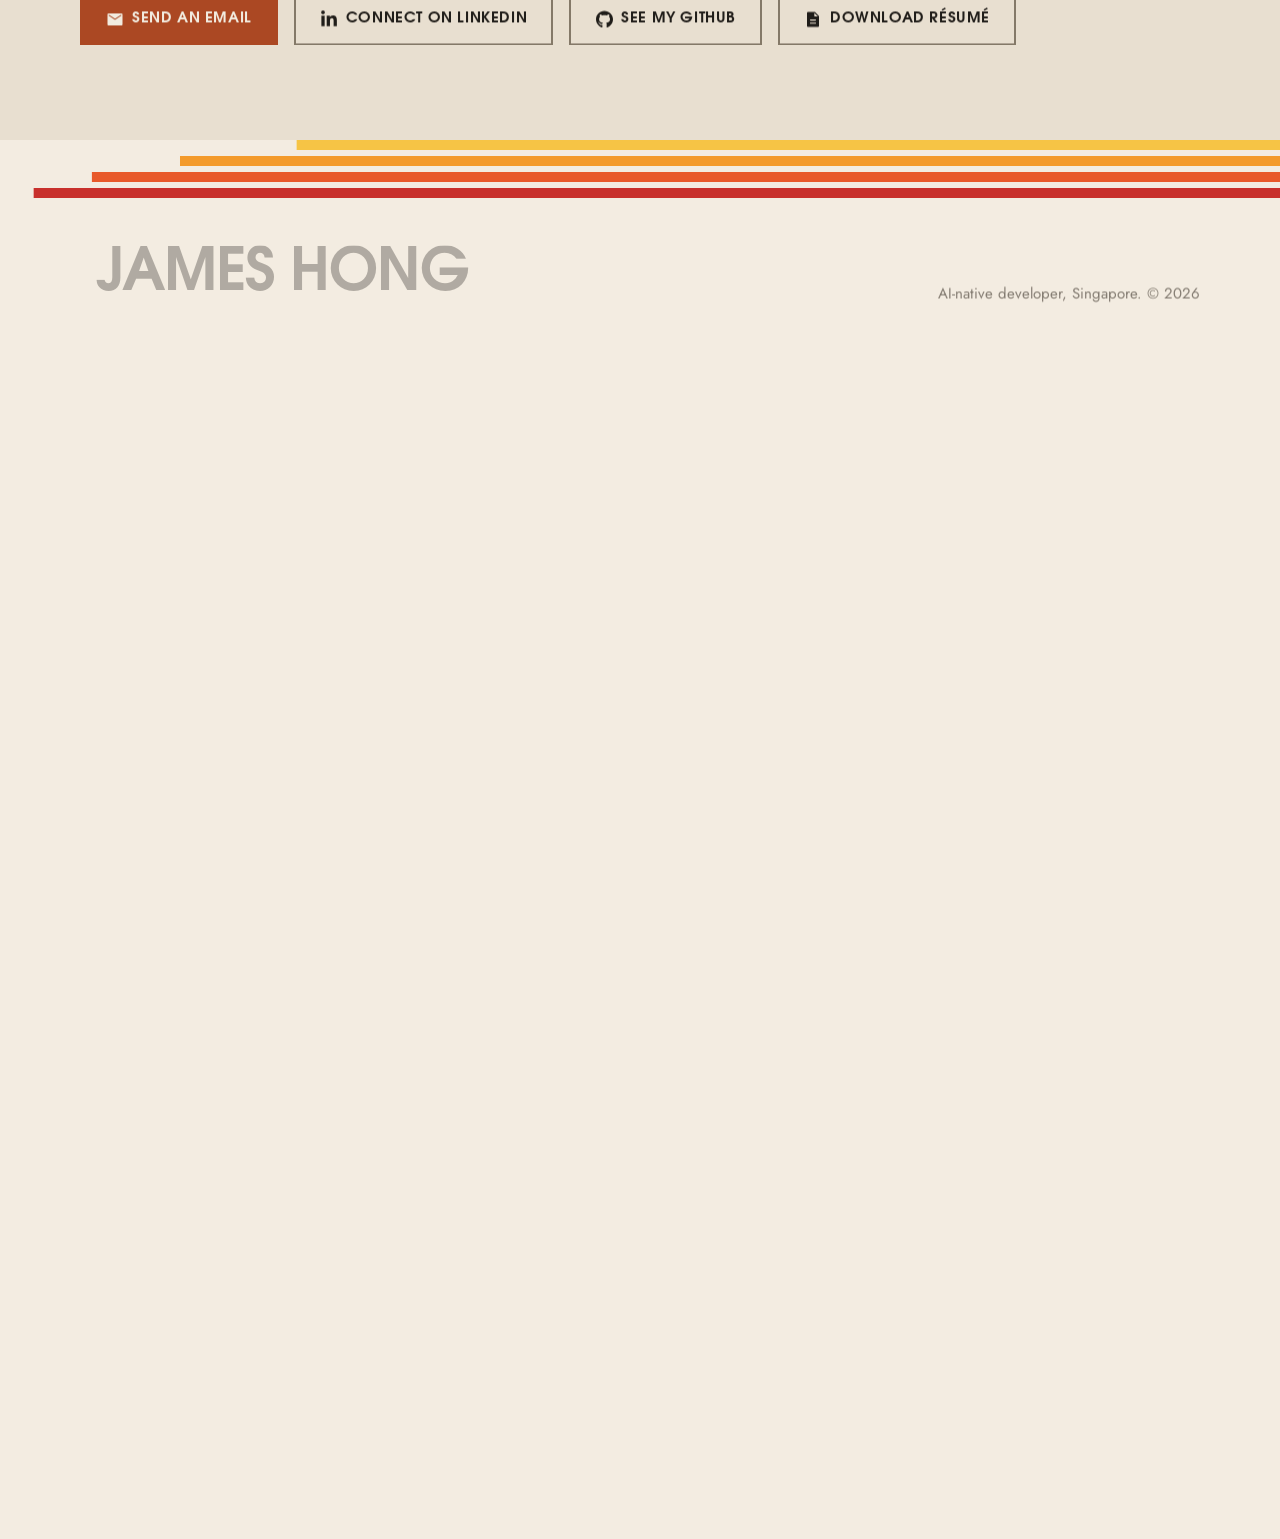
<file: education.html>
<!DOCTYPE html>
<html lang="en">
<head>
  <meta charset="utf-8">
  <title>Moved — James Hong</title>
  <meta http-equiv="refresh" content="0; url=./#education">
  <link rel="canonical" href="https://zhihaohong52.github.io/#education">
</head>
<body>
  <p>This page has moved to <a href="./#education">zhihaohong52.github.io/#education</a>.</p>
</body>
</html>
</file>
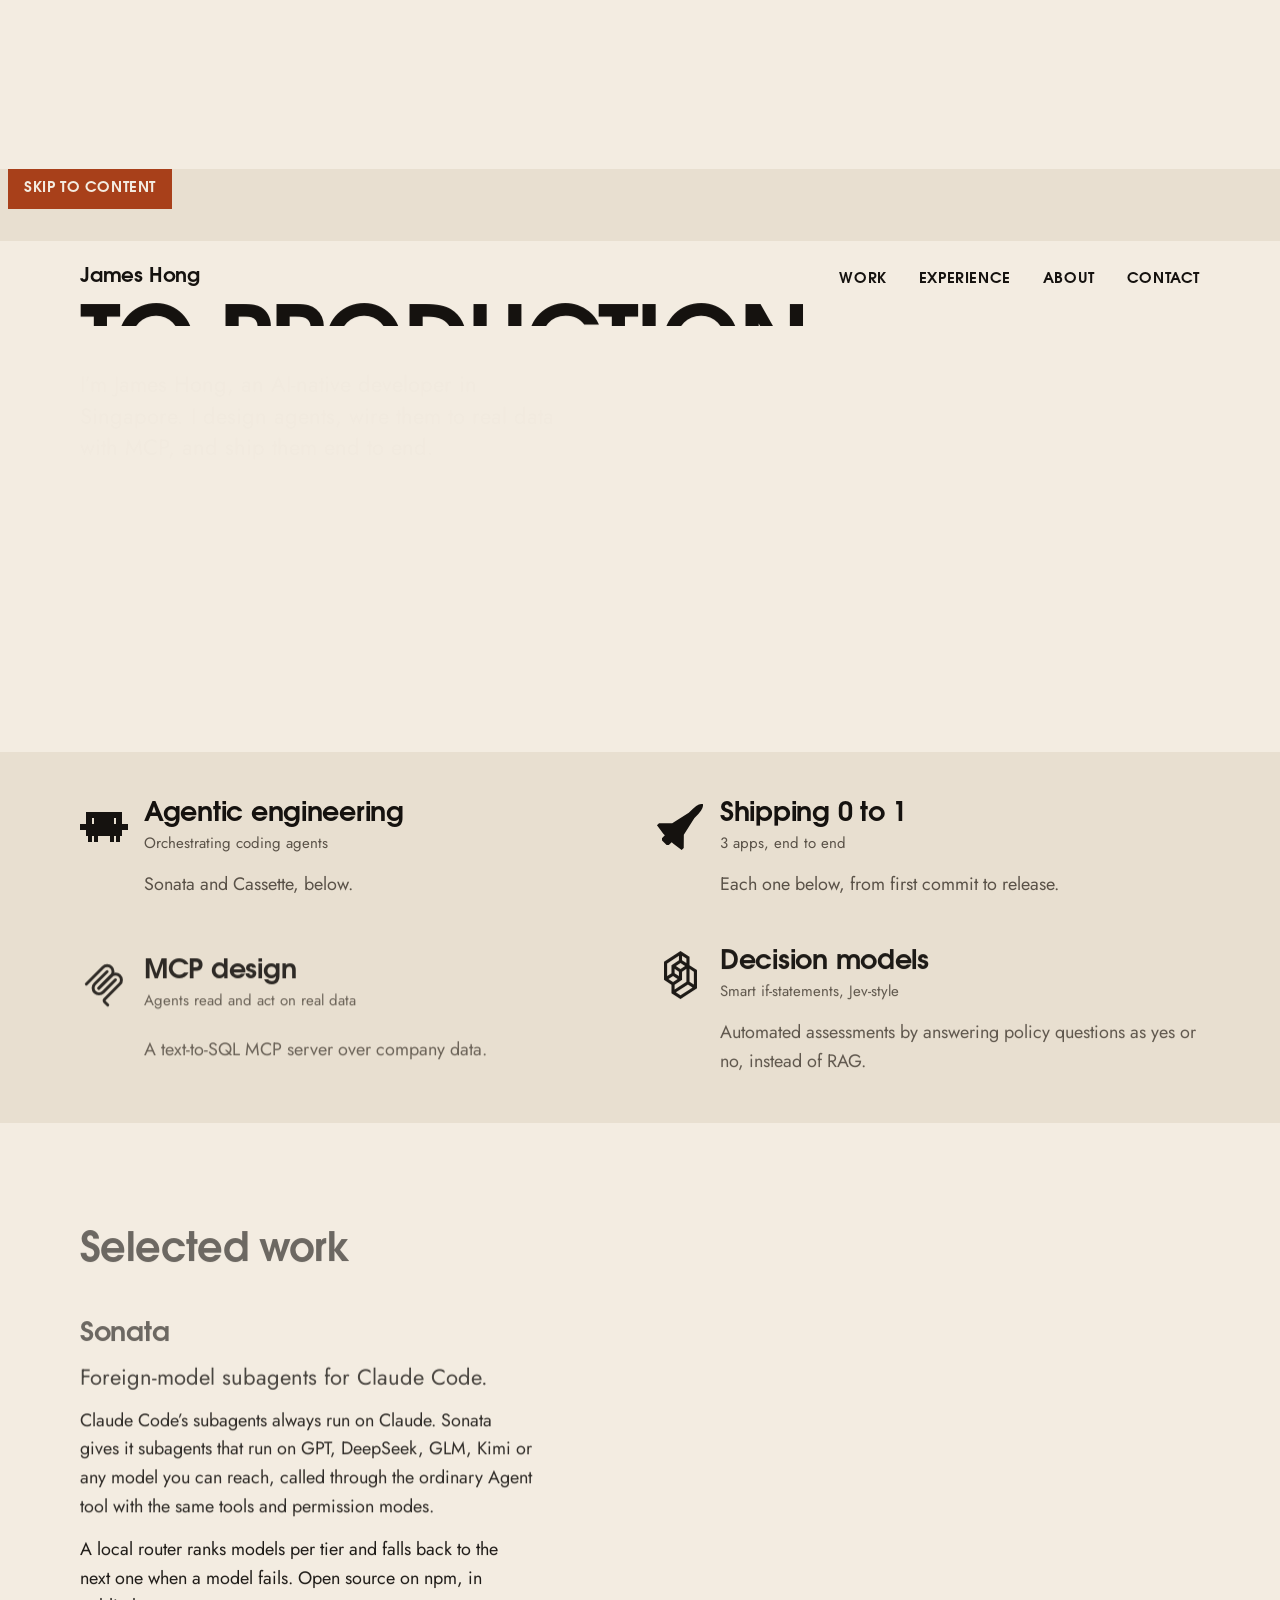
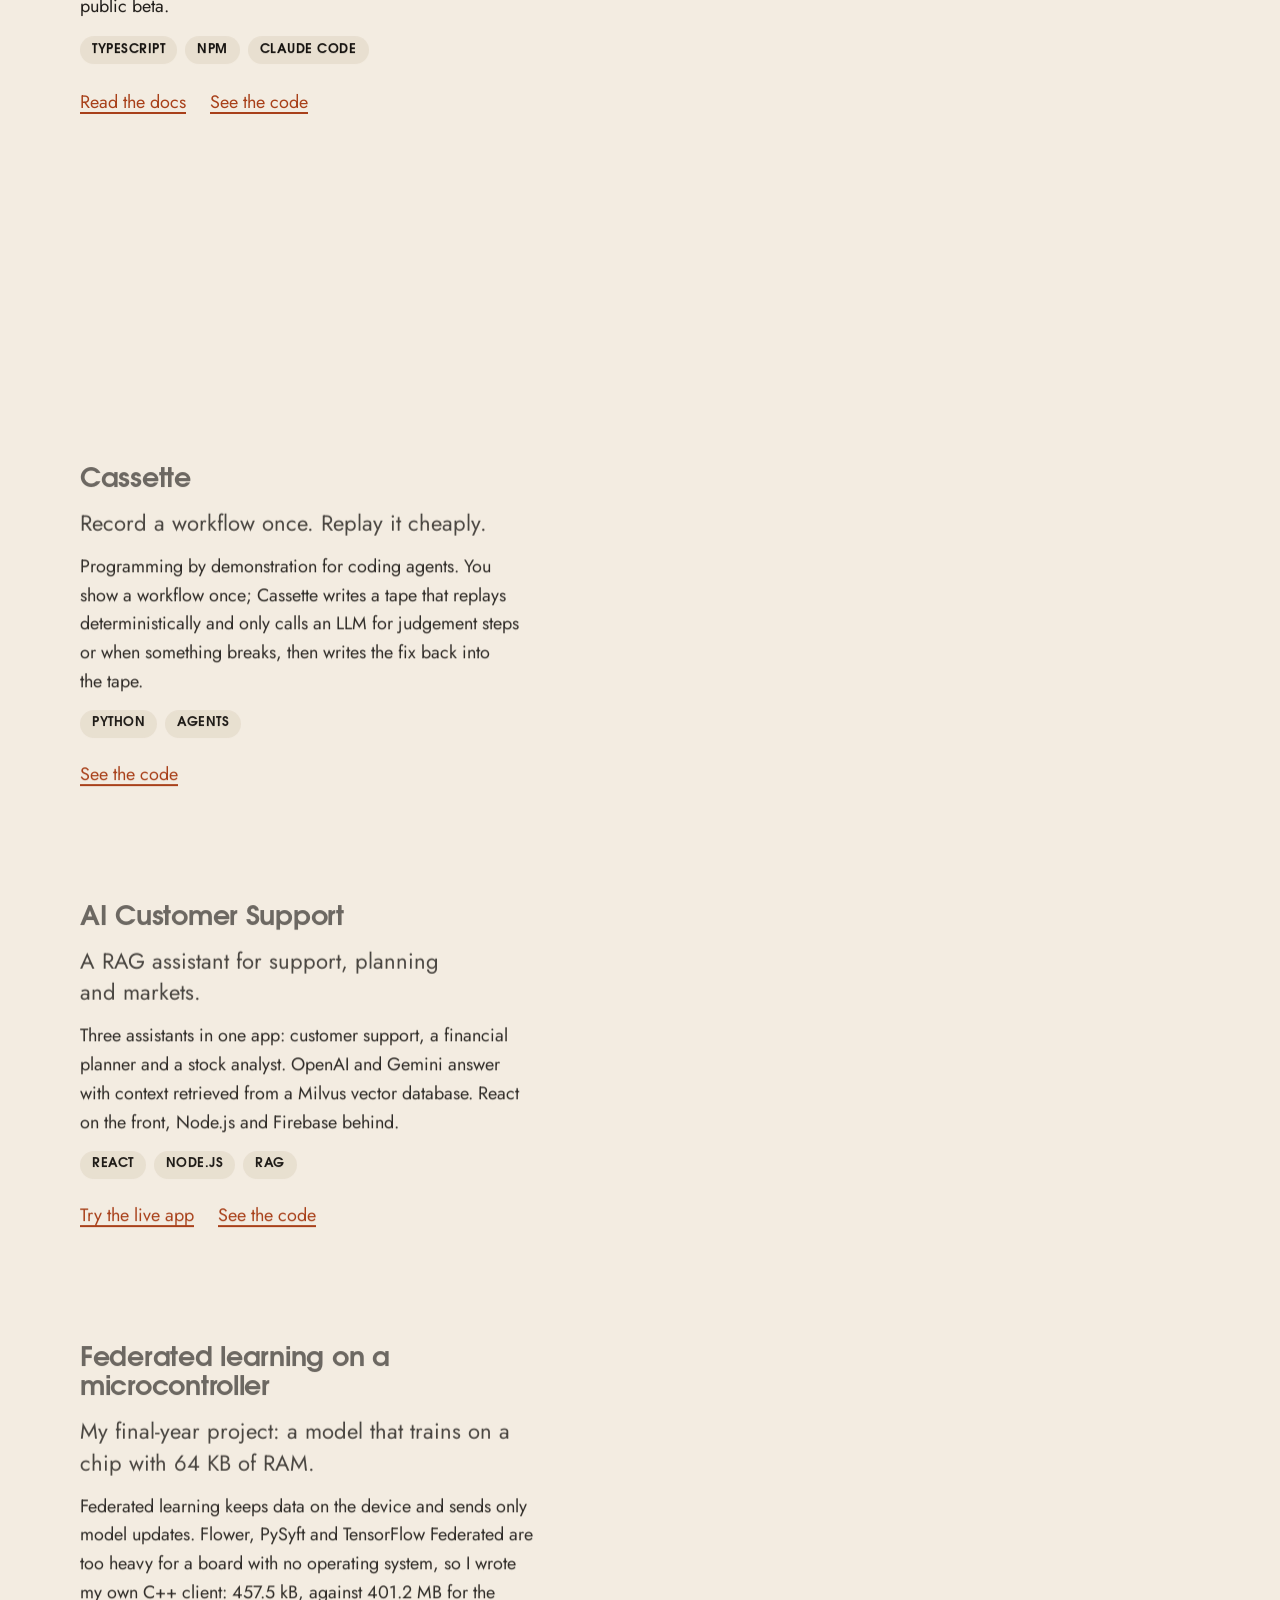
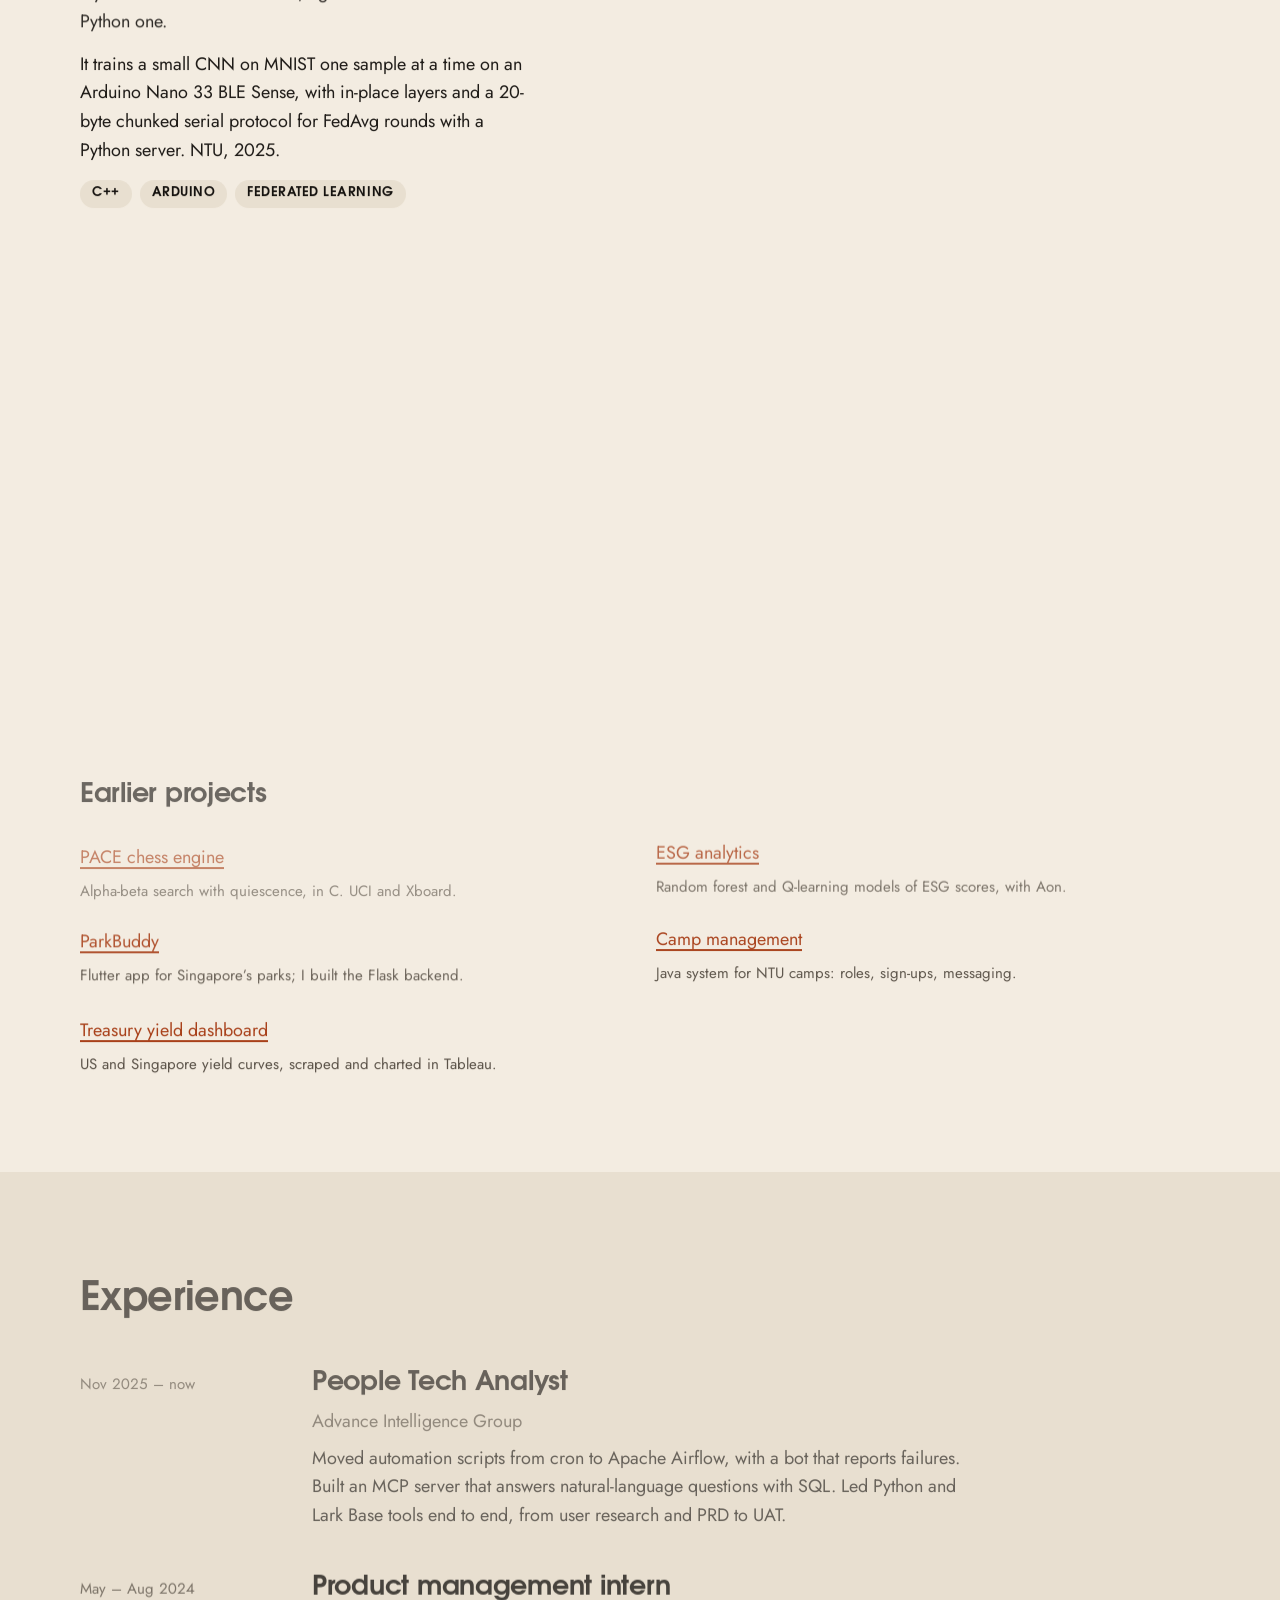
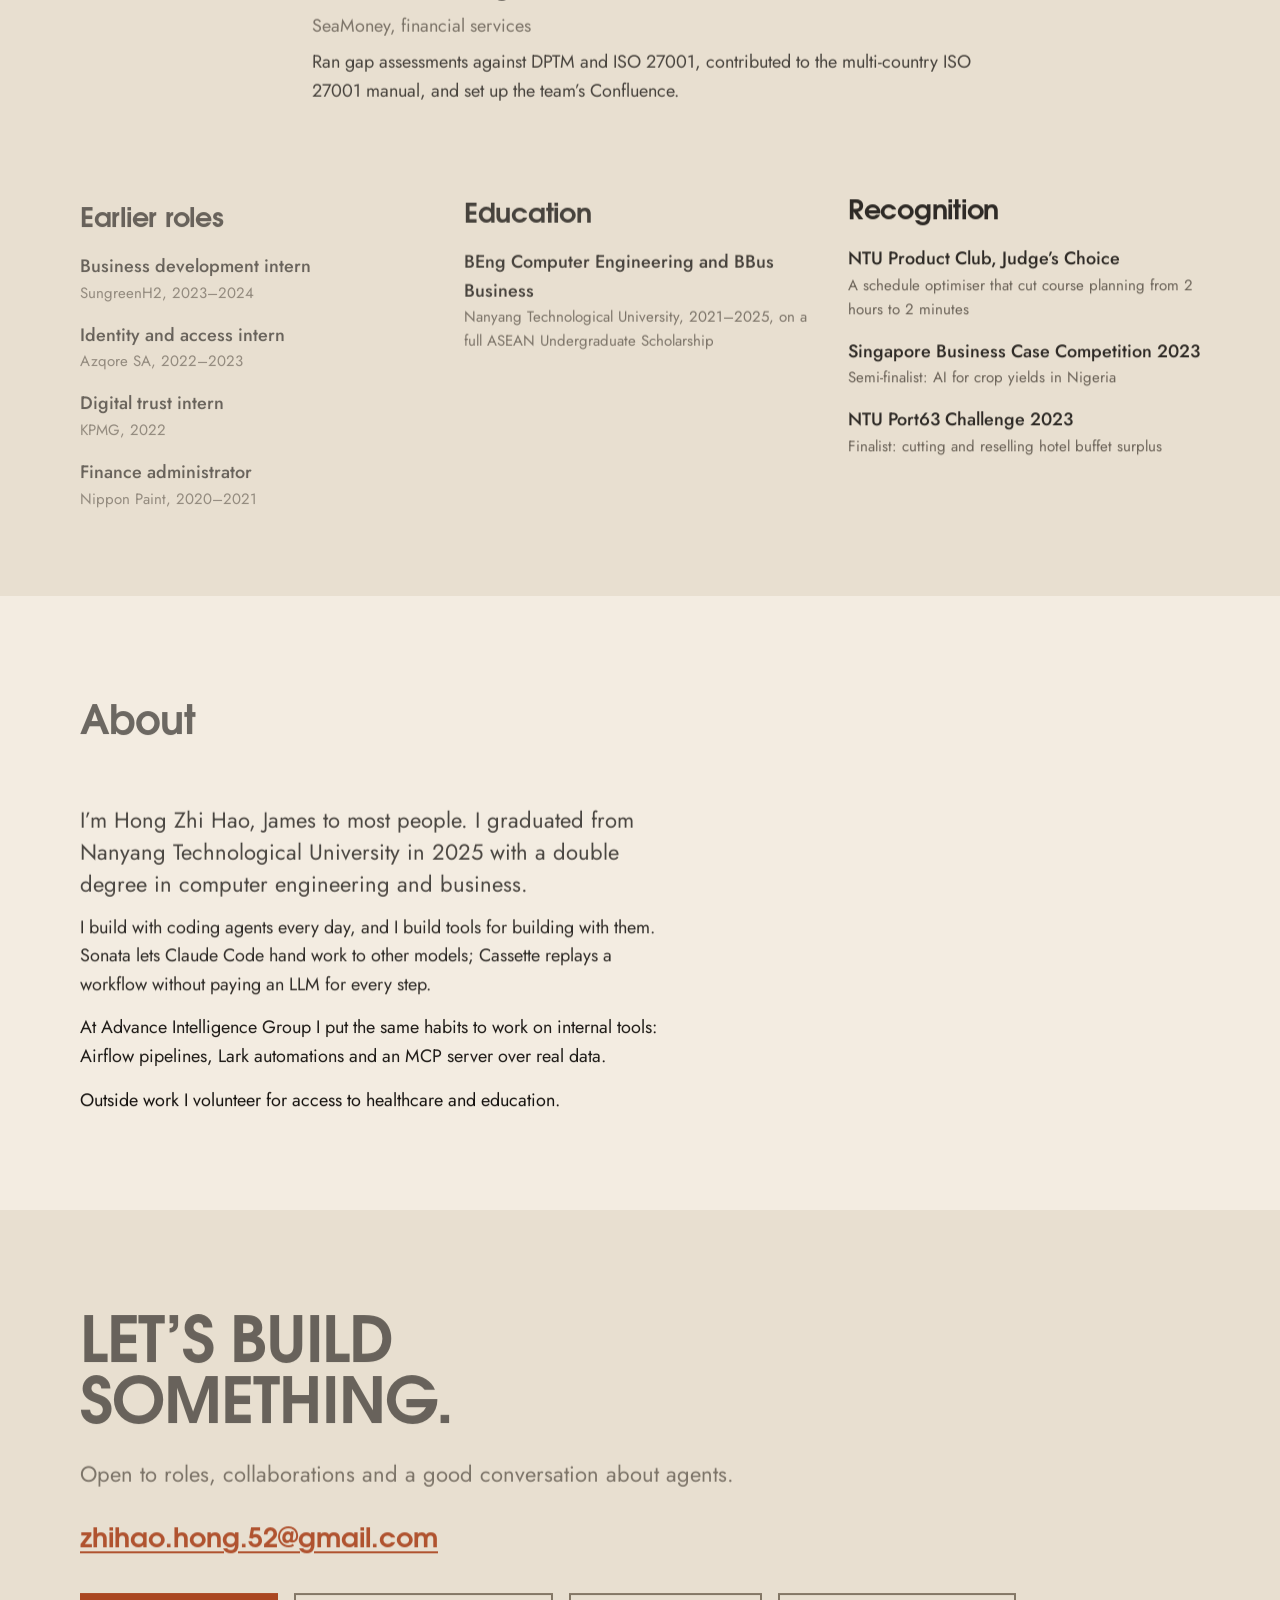
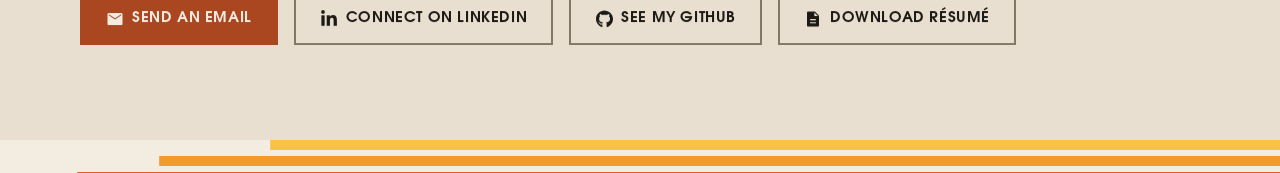
<file: experience.html>
<!DOCTYPE html>
<html lang="en">
<head>
  <meta charset="utf-8">
  <title>Moved — James Hong</title>
  <meta http-equiv="refresh" content="0; url=./#experience">
  <link rel="canonical" href="https://zhihaohong52.github.io/#experience">
</head>
<body>
  <p>This page has moved to <a href="./#experience">zhihaohong52.github.io/#experience</a>.</p>
</body>
</html>
</file>
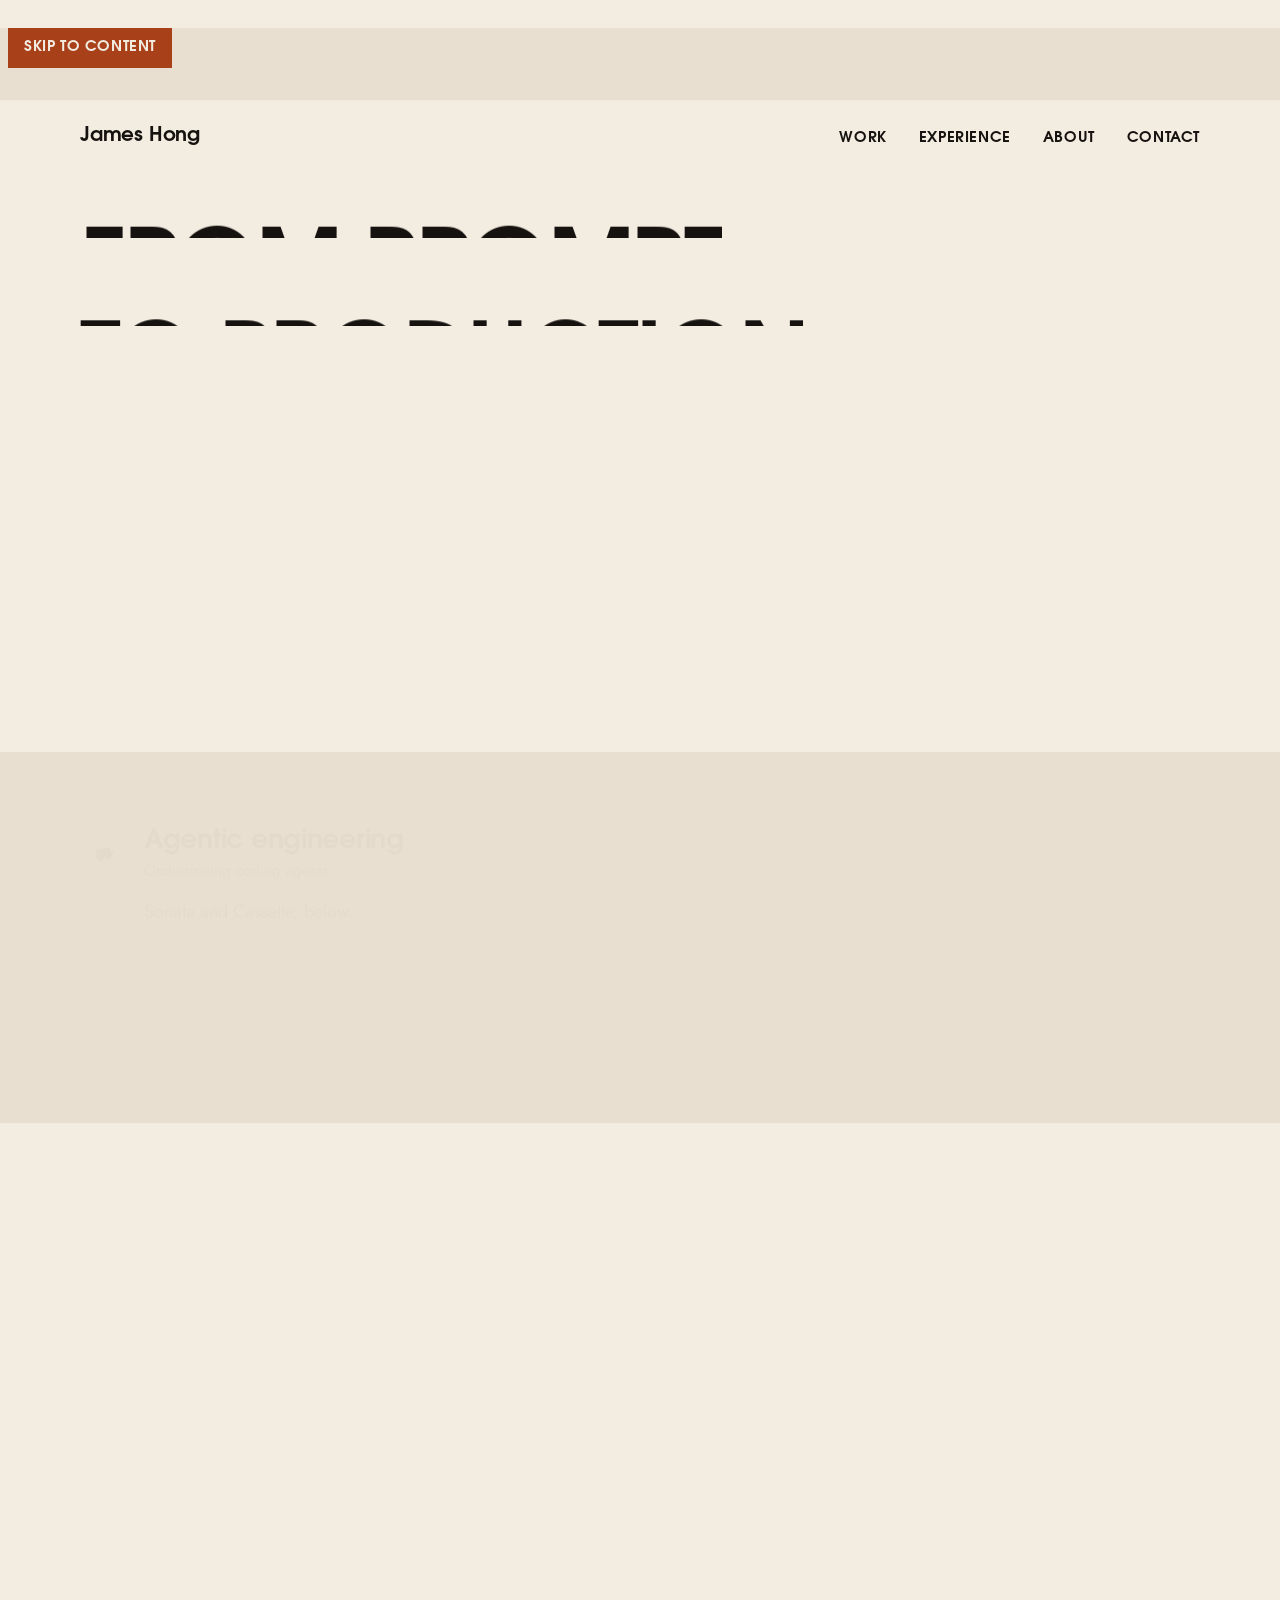
<file: projects.html>
<!DOCTYPE html>
<html lang="en">
<head>
  <meta charset="utf-8">
  <title>Moved — James Hong</title>
  <meta http-equiv="refresh" content="0; url=./#work">
  <link rel="canonical" href="https://zhihaohong52.github.io/#work">
</head>
<body>
  <p>This page has moved to <a href="./#work">zhihaohong52.github.io/#work</a>.</p>
</body>
</html>
</file>
<file: src/design/tokens.css>
/* Prompt to Production — design tokens, generated from the design system's tokens.json (v3), plus --ease from the README motion rule.
   Night is the default; Day applies under prefers-color-scheme: light or [data-theme="day"].
   [data-theme="night"] forces Night regardless of the OS setting. Load before bundle.css. */

@font-face{font-family:"URW Gothic";src:url("fonts/URWGothic-Book.woff2") format("woff2"),url("fonts/URWGothic-Book.otf") format("opentype");font-weight:400;font-style:normal;font-display:swap}
@font-face{font-family:"URW Gothic";src:url("fonts/URWGothic-Demi.woff2") format("woff2"),url("fonts/URWGothic-Demi.otf") format("opentype");font-weight:600;font-style:normal;font-display:swap}
@font-face{font-family:"Jost";src:url("fonts/Jost-Regular.woff2") format("woff2");font-weight:400;font-style:normal;font-display:swap}
@font-face{font-family:"Jost";src:url("fonts/Jost-Italic.woff2") format("woff2");font-weight:400;font-style:italic;font-display:swap}
@font-face{font-family:"Jost";src:url("fonts/Jost-Medium.woff2") format("woff2");font-weight:500;font-style:normal;font-display:swap}

:root{
  color-scheme:dark;

  /* Colour — Night */
  --surface:#15120f;
  --surface-raised:#211c18;
  --ink:#f1eadf;
  --ink-soft:#b9b0a3;
  --accent:#f39a2b;
  --accent-ink:#15120f;
  --field-border:#7d7266;
  --focus:#f6c445;
  --surface-sunken:#0d0b09;
  --ink-faint:#948a7c;
  --counter:#5fb3aa;  /* the one cool colour: second series, code keywords, topic tags; under a tenth of a screen */
  --success:#a9b665;
  --warning:#e0a83e;
  --error:#f07178;

  /* Stripes — identical in both themes, stripes only */
  --stripe-yellow:#f6c445;
  --stripe-amber:#f39a2b;
  --stripe-orange:#e8592a;
  --stripe-red:#c8302c;

  /* Type */
  --font-display:"URW Gothic","ITC Avant Garde Gothic","Century Gothic",Futura,sans-serif;
  --font-text:Jost,Futura,"Century Gothic",system-ui,sans-serif;
  --font-mono:ui-monospace,SFMono-Regular,Menlo,monospace;
  --display-xl:96px;  /* line-height .92, 600, -0.025em, uppercase; display-lg under 720px */
  --display-lg:64px;  /* line-height .95, 600, -0.02em, uppercase */
  --heading-1:40px;   /* line-height 1.05, 600, -0.015em */
  --heading-2:27px;   /* line-height 1.1, 600, -0.01em */
  --label:15px;       /* line-height 1.2, 600, 0.04em, uppercase */
  --lead:22px;        /* line-height 1.45, 400 */
  --body:18px;        /* line-height 1.6, 400 */
  --small:15px;       /* line-height 1.5, 400 */
  --code:15px;        /* line-height 1.55, 400 */

  /* Spacing */
  --space-1:4px;
  --space-2:8px;
  --space-3:16px;
  --space-4:24px;
  --space-5:32px;
  --space-6:48px;
  --space-7:96px;  /* 64px on phones */
  --space-8:160px;

  /* Radius */
  --radius-none:0px;
  --radius-pill:999px;
  --bend-1:92px;
  --bend-2:118px;
  --bend-3:144px;
  --bend-4:170px;

  /* Stripe geometry (hero/banner scale; divider is 10px lanes, 16px pitch) */
  --stripe-width:18px;
  --stripe-pitch:26px;

  /* Layout */
  --content-width:1120px;
  --measure:68ch;
  --mark-size:48px;  /* 64px on the banner */
  --nav-height:72px;

  /* Motion: one curve for every transition and animation */
  --ease:cubic-bezier(.42,0,.58,1);
}

@media (max-width:640px){:root{--space-7:64px}}

@media (prefers-color-scheme:light){
  :root:not([data-theme="night"]){
    color-scheme:light;
    --surface:#f3ece1;
    --surface-raised:#e8dfd0;
    --ink:#15120f;
    --ink-soft:#5a5248;
    --accent:#a8401a;
    --accent-ink:#f3ece1;
    --field-border:#7f7362;
    --focus:#15120f;
    --surface-sunken:#e2d8c7;
    --ink-faint:#655c51;
    --counter:#22605b;
    --success:#475412;
    --warning:#6f4800;
    --error:#a3182e;
  }
}

:root[data-theme="day"]{
  color-scheme:light;
  --surface:#f3ece1;
  --surface-raised:#e8dfd0;
  --ink:#15120f;
  --ink-soft:#5a5248;
  --accent:#a8401a;
  --accent-ink:#f3ece1;
  --field-border:#7f7362;
  --focus:#15120f;
  --surface-sunken:#e2d8c7;
  --ink-faint:#655c51;
  --counter:#22605b;
  --success:#475412;
  --warning:#6f4800;
  --error:#a3182e;
}
</file>
<file: src/design/bundle.css>
/* Prompt to Production — component styles. Load after tokens.css. All values come from tokens. */

.ptp-page{background:var(--surface);color:var(--ink);font-family:var(--font-text);font-size:18px;line-height:1.6}
.ptp-container{max-width:var(--content-width);margin-inline:auto;padding-inline:var(--space-5)}
@media (max-width:640px){.ptp-container{padding-inline:var(--space-3)}}

/* Type helpers */
.ptp-display{font-family:var(--font-display);font-weight:600;text-transform:uppercase;letter-spacing:-.02em;line-height:.95;margin:0;text-wrap:balance}
.ptp-h1{font-family:var(--font-display);font-weight:600;font-size:40px;line-height:1.05;letter-spacing:-.015em;margin:0}
.ptp-h2{font-family:var(--font-display);font-weight:600;font-size:27px;line-height:1.1;letter-spacing:-.01em;margin:0}
.ptp-lead{font-size:22px;line-height:1.45;color:var(--ink-soft);max-width:var(--measure);margin:0}
.ptp-small{font-size:15px;line-height:1.5;color:var(--ink-soft)}
.ptp-label{font-family:var(--font-display);font-weight:600;font-size:15px;letter-spacing:.04em;text-transform:uppercase}

/* Links */
.ptp-link{color:var(--accent);text-decoration:underline;text-decoration-thickness:2px;text-underline-offset:4px}
.ptp-link:hover{text-decoration-thickness:3px}

/* Buttons: square, flat, one fill */
.ptp-button{display:inline-flex;align-items:center;gap:var(--space-2);min-height:48px;padding:0 var(--space-4);border:2px solid transparent;border-radius:var(--radius-none);font-family:var(--font-display);font-weight:600;font-size:15px;letter-spacing:.04em;text-transform:uppercase;text-decoration:none;cursor:pointer;transition:transform .12s cubic-bezier(.42,0,.58,1)}
.ptp-button--primary{background:var(--accent);color:var(--accent-ink)}
.ptp-button--secondary{background:transparent;color:var(--ink);border-color:var(--field-border)}
.ptp-button:hover{transform:translateY(-1px)}
.ptp-button:active{transform:translateY(1px)}
.ptp-button:focus-visible,.ptp-link:focus-visible,.ptp-nav a:focus-visible,.ptp-card:focus-visible{outline:3px solid var(--focus);outline-offset:3px}

/* Tags */
.ptp-tag{display:inline-flex;align-items:center;height:28px;padding:0 12px;border-radius:var(--radius-pill);background:var(--surface-raised);color:var(--ink);font-family:var(--font-display);font-weight:600;font-size:13px;letter-spacing:.04em;text-transform:uppercase}

/* Marks: logos and icons used as masks so they take ink */
.ptp-mark{width:var(--mark-size);height:var(--mark-size);flex:none;background:var(--ink);-webkit-mask:var(--mark) center/contain no-repeat;mask:var(--mark) center/contain no-repeat}

/* Skill / showcase item */
.ptp-skill{display:flex;align-items:center;gap:var(--space-3)}
.ptp-skill__name{display:block;font-family:var(--font-display);font-weight:600;font-size:27px;line-height:1.1;letter-spacing:-.01em}
.ptp-skill__line{display:block;font-size:15px;line-height:1.5;color:var(--ink-soft);margin-top:2px}

/* Navigation */
.ptp-nav{display:flex;align-items:center;justify-content:space-between;height:var(--nav-height);gap:var(--space-4)}
.ptp-nav__name{font-family:var(--font-display);font-weight:600;font-size:20px;letter-spacing:-.01em;color:var(--ink);text-decoration:none}
.ptp-nav__links{display:flex;gap:var(--space-5);list-style:none;margin:0;padding:0}
.ptp-nav__links a{font-family:var(--font-display);font-weight:600;font-size:15px;letter-spacing:.04em;text-transform:uppercase;color:var(--ink);text-decoration:none}
.ptp-nav__links a[aria-current="page"]{color:var(--accent)}

/* Project card: tone step, square, no border or shadow */
.ptp-card{display:grid;gap:var(--space-3);padding:var(--space-4);background:var(--surface-raised);color:var(--ink);text-decoration:none}
.ptp-card__meta{display:flex;flex-wrap:wrap;gap:var(--space-2)}

/* Stripes: four lanes, always in order */
.ptp-stripes{display:grid;gap:6px}
.ptp-stripes span{display:block;height:10px}
.ptp-stripes span:nth-child(1){background:var(--stripe-yellow)}
.ptp-stripes span:nth-child(2){background:var(--stripe-amber)}
.ptp-stripes span:nth-child(3){background:var(--stripe-orange)}
.ptp-stripes span:nth-child(4){background:var(--stripe-red)}
.ptp-lane-1{stroke:var(--stripe-yellow)}.ptp-lane-2{stroke:var(--stripe-amber)}.ptp-lane-3{stroke:var(--stripe-orange)}.ptp-lane-4{stroke:var(--stripe-red)}

@media (prefers-reduced-motion:reduce){.ptp-button{transition:none}.ptp-button:hover,.ptp-button:active{transform:none}}

/* Status messages: colour + word + icon, never colour alone */
.ptp-status{display:flex;gap:var(--space-2);align-items:baseline;padding:var(--space-3) var(--space-4);background:var(--surface-raised);font-size:15px;line-height:1.5}
.ptp-status__label{font-family:var(--font-display);font-weight:600;font-size:13px;letter-spacing:.04em;text-transform:uppercase}
.ptp-status--success .ptp-status__label{color:var(--success)}
.ptp-status--warning .ptp-status__label{color:var(--warning)}
.ptp-status--error .ptp-status__label{color:var(--error)}

/* Code */
.ptp-code{font-family:ui-monospace,SFMono-Regular,Menlo,monospace;font-size:15px;line-height:1.55;background:var(--surface-sunken);color:var(--ink);padding:var(--space-4);overflow-x:auto}
.ptp-code .kw{color:var(--counter)}
.ptp-code .str{color:var(--success)}
.ptp-code .cm{color:var(--ink-faint)}

/* Fields */
.ptp-field{display:grid;gap:var(--space-2)}
.ptp-field input{font:inherit;min-height:48px;padding:0 var(--space-3);background:var(--surface-sunken);color:var(--ink);border:2px solid var(--field-border);border-radius:var(--radius-none)}
.ptp-field input::placeholder{color:var(--ink-faint)}
.ptp-field input:focus-visible{outline:3px solid var(--focus);outline-offset:3px}
.ptp-field input[aria-invalid="true"]{border-color:var(--error)}
.ptp-field__error{color:var(--error);font-size:15px}

/* Counter-colour tag */
.ptp-tag--counter{color:var(--counter)}
</file>
<file: styles.css>
/* Page layout for index.html. Reads only tokens from src/design/tokens.css; components come from bundle.css. */
/* iOS Safari otherwise inflates the longest line in a block, like the terminal's third command */
html{-webkit-text-size-adjust:100%;text-size-adjust:100%}

html{scroll-behavior:smooth;background:var(--surface)}
body{margin:0}
img{display:block;max-width:100%;height:auto}
p{margin:0;text-wrap:pretty}
code,pre{font-family:var(--font-mono);font-size:var(--code)}
[id]{scroll-margin-top:var(--nav-height)}

/* Header */
.ptp-nav__name{display:inline-flex;align-items:center;min-height:44px;white-space:nowrap}

/* Hero: the one stripe bend */
.hero{position:relative;z-index:6;background:var(--surface);overflow:hidden;padding-block:clamp(var(--space-5),8vh,var(--space-7)) clamp(calc(var(--space-7) + var(--space-5)),18vh,var(--space-8))}
.hero__bend{position:absolute;left:0;right:0;bottom:0;width:100%;height:520px;overflow:visible;pointer-events:none}
.hero__bend path{stroke-dasharray:1;stroke-dashoffset:0;animation:draw 1.2s var(--ease) backwards;transition:stroke-dashoffset 1.2s var(--ease)}
/* Leaving the hero, the lanes uncurl and retract to the left, outer lane first; coming back, they run in and curl up again */
.hero-out .hero__bend path{stroke-dashoffset:1}
.hero-out .hero__bend .ptp-lane-3{transition-delay:.1s}
.hero-out .hero__bend .ptp-lane-2{transition-delay:.2s}
.hero-out .hero__bend .ptp-lane-1{transition-delay:.3s}
.hero__bend .ptp-lane-2{animation-delay:.08s}
.hero__bend .ptp-lane-3{animation-delay:.16s}
.hero__bend .ptp-lane-4{animation-delay:.24s}
@keyframes draw{from{stroke-dashoffset:1}to{stroke-dashoffset:0}}
.hero__text{position:relative}
.hero__title{font-size:min(var(--display-xl),11.5vh);line-height:.92;letter-spacing:-.025em;white-space:nowrap}
.hero__lead{margin-top:var(--space-4);max-width:38ch}
.hero__actions{display:flex;flex-wrap:wrap;gap:var(--space-3);margin-top:var(--space-5)}
.hero__flat{display:none}
.hero__contact{list-style:none;margin:var(--space-4) 0 0;padding:0;display:flex;flex-wrap:wrap;gap:0 var(--space-5);font-size:var(--small);color:var(--ink-soft);animation:fade-up .9s var(--ease) .6s both}
.hero__contact li{display:flex;align-items:center;gap:var(--space-2)}
.hero__contact .icon-sm{background:var(--ink)}
.hero__contact a{display:inline-flex;align-items:center;min-height:44px;color:var(--ink-soft);text-decoration:none}
.hero__contact a:hover{color:var(--accent)}
.hero__contact a:focus-visible{outline:3px solid var(--focus);outline-offset:3px}

/* Sections */
.section{padding-block:var(--space-7)}
.section--raised{background:var(--surface-raised)}
.section__title{margin-bottom:var(--space-6)}
.band-stripes{margin-top:calc(-1 * var(--space-7));margin-bottom:var(--space-7)}

/* Work */
.project{display:grid;grid-template-columns:minmax(0,5fr) minmax(0,7fr);gap:var(--space-5);align-items:start}
.project + .project{margin-top:var(--space-7)}
.project__text{display:grid;gap:var(--space-3);max-width:var(--measure)}
.project__line{font-size:var(--lead);line-height:1.45;color:var(--ink)}
.project__links{display:flex;flex-wrap:wrap;gap:0 var(--space-4)}
/* Touch targets: text links get a 44px row */
.project__links a,.earlier__list a,.contact__email a{display:inline-flex;align-items:center;min-height:44px}
.project__media{margin:0}
.project__media--stack{display:grid;gap:var(--space-3)}
.project__media--stack{gap:var(--space-4)}
.project__media figcaption{margin-top:var(--space-2)}
.project--lead .project__line{font-size:var(--lead)}
@media (min-width:1024px){.project--lead .project__text{position:sticky;top:calc(var(--nav-height) + var(--space-5))}}

/* Interface fragments: real commands and data from each repo */
.fragment{margin:0;padding:var(--space-4);background:var(--surface-raised);color:var(--ink)}
pre.fragment{overflow-x:auto;line-height:1.55;white-space:pre}
.fragment__dim{color:var(--ink-soft)}
.fragment.ptp-code{background:var(--surface-sunken)}
.fragment--flow{list-style:none;display:grid;gap:var(--space-2);padding:var(--space-4)}
.fragment--flow li{padding:var(--space-3);background:var(--surface);font-size:var(--small)}
.fragment--flow strong{font-family:var(--font-display);font-weight:600;margin-right:var(--space-2)}
/* FYP results, redrawn from the report's charts in the page's own ink */
.results{display:grid;gap:var(--space-3)}
.results__title{margin:0;font-size:var(--small);color:var(--ink-soft)}
.results__title + .bars{margin-bottom:var(--space-3)}
.bars{display:grid;gap:var(--space-2);margin:0}
.bars div{display:grid;grid-template-columns:6.5em 1fr 3.5em;align-items:center;gap:var(--space-3)}
.bars dt{font-family:var(--font-display);font-weight:600;font-size:var(--small)}
.bars dd{display:contents;font-size:var(--small);font-variant-numeric:tabular-nums}
.bars span{height:var(--space-3);width:var(--v);background:var(--ink)}
/* Owner override: the results charts take the stripe colours in lane order; the CNN keeps orange on the Arduino line, since yellow fades on Day paper */
.bars div:nth-child(1) span{background:var(--stripe-orange)}
.bars div:nth-child(2) span{background:var(--stripe-amber)}
.bars div:nth-child(3) span{background:var(--stripe-yellow)}
.results__line{width:100%;height:auto;overflow:visible}
.results__line polyline{fill:none;stroke:var(--stripe-orange);stroke-width:3;stroke-linejoin:round}
.results__grid{stroke:var(--field-border);stroke-width:1}
.results__line text{fill:var(--ink-soft);font-family:var(--font-text);font-size:15px}
@media (max-width:720px){.bars div{grid-template-columns:5.5em 1fr 3.5em;gap:var(--space-2)}.results__line text{font-size:28px}.results__line polyline{stroke-width:4}}

.earlier{margin-top:var(--space-7)}
.earlier__list{list-style:none;margin:var(--space-4) 0 0;padding:0;display:grid;grid-template-columns:repeat(2,minmax(0,1fr));gap:var(--space-4) var(--space-5)}
.earlier__list li{display:grid;justify-items:start}
.earlier__list span{color:var(--ink-soft);font-size:var(--small)}

/* Skills */
.skills-band{padding-block:var(--space-6)}
.skills{list-style:none;margin:0;padding:0;display:grid;grid-template-columns:repeat(2,minmax(0,1fr));gap:var(--space-6) var(--space-5)}
.skills li{display:grid;gap:var(--space-3)}
.skills li > p{padding-left:calc(var(--mark-size) + var(--space-3));max-width:44ch;color:var(--ink-soft)}

/* Experience */
.roles{list-style:none;margin:0;padding:0;display:grid;gap:var(--space-6)}
.role{display:grid;grid-template-columns:200px minmax(0,1fr);gap:var(--space-5)}
.role > div{display:grid;gap:var(--space-2);max-width:60ch}
.role__when{padding-top:var(--space-1);font-variant-numeric:tabular-nums}
.role__where{color:var(--ink-soft)}

/* About: story beside a large portrait */
.about{display:grid;grid-template-columns:minmax(0,7fr) minmax(0,5fr);gap:var(--space-7);align-items:start}
.about__story{display:grid;gap:var(--space-3);align-content:start;max-width:var(--measure)}
.about__story p:first-of-type{font-size:var(--lead);line-height:1.45}
.about__portrait{width:100%;max-width:280px;aspect-ratio:1;object-fit:cover;justify-self:end}

/* Education, recognition and languages under the roles */
.edu{display:grid;grid-template-columns:repeat(3,minmax(0,1fr));gap:var(--space-5);margin-top:var(--space-7)}
.edu__group{display:grid;gap:var(--space-3);align-content:start}
.facts{list-style:none;margin:0;padding:0;display:grid;gap:var(--space-3)}
.facts li{display:grid}
.facts strong{font-weight:500}
.facts span{color:var(--ink-soft);font-size:var(--small)}

/* Contact */
.contact__title{font-size:var(--display-lg)}
.contact__lead{margin-top:var(--space-4)}
.contact__email{margin-top:var(--space-5);font-family:var(--font-display);font-weight:600;font-size:var(--heading-2)}
.contact__actions{display:flex;flex-wrap:wrap;gap:var(--space-3);margin-top:var(--space-5)}
.icon-sm{--mark-size:18px;background:currentColor}

/* Mark files inlined as data URIs (sources in src/design/logos and icons): CSS masks are CORS fetches, so file URLs fail when the page is opened from disk */
.mark--clawd{-webkit-mask-image:url("data:image/svg+xml,%3Csvg xmlns=%22http://www.w3.org/2000/svg%22 viewBox=%220 0 442 274%22 shape-rendering=%22crispEdges%22%3E%3Crect x=%2260%22 y=%220%22 width=%22326%22 height=%222%22%3E%3C/rect%3E%3Crect x=%2256%22 y=%222%22 width=%22330%22 height=%2252%22%3E%3C/rect%3E%3Crect x=%2256%22 y=%2254%22 width=%22256%22 height=%222%22%3E%3C/rect%3E%3Crect x=%22320%22 y=%2254%22 width=%2266%22 height=%222%22%3E%3C/rect%3E%3Crect x=%2256%22 y=%2256%22 width=%2256%22 height=%222%22%3E%3C/rect%3E%3Crect x=%22132%22 y=%2256%22 width=%22178%22 height=%222%22%3E%3C/rect%3E%3Crect x=%22332%22 y=%2256%22 width=%2254%22 height=%222%22%3E%3C/rect%3E%3Crect x=%2256%22 y=%2258%22 width=%2254%22 height=%2250%22%3E%3C/rect%3E%3Crect x=%22132%22 y=%2258%22 width=%22178%22 height=%2250%22%3E%3C/rect%3E%3Crect x=%22332%22 y=%2258%22 width=%2254%22 height=%2250%22%3E%3C/rect%3E%3Crect x=%2256%22 y=%22108%22 width=%2254%22 height=%222%22%3E%3C/rect%3E%3Crect x=%22132%22 y=%22108%22 width=%22178%22 height=%222%22%3E%3C/rect%3E%3Crect x=%22332%22 y=%22108%22 width=%2256%22 height=%222%22%3E%3C/rect%3E%3Crect x=%222%22 y=%22110%22 width=%22440%22 height=%222%22%3E%3C/rect%3E%3Crect x=%220%22 y=%22112%22 width=%22442%22 height=%2252%22%3E%3C/rect%3E%3Crect x=%2254%22 y=%22164%22 width=%22334%22 height=%222%22%3E%3C/rect%3E%3Crect x=%2256%22 y=%22166%22 width=%22330%22 height=%2254%22%3E%3C/rect%3E%3Crect x=%2276%22 y=%22220%22 width=%2236%22 height=%222%22%3E%3C/rect%3E%3Crect x=%22132%22 y=%22220%22 width=%2234%22 height=%222%22%3E%3C/rect%3E%3Crect x=%22276%22 y=%22220%22 width=%2234%22 height=%222%22%3E%3C/rect%3E%3Crect x=%22332%22 y=%22220%22 width=%2234%22 height=%222%22%3E%3C/rect%3E%3Crect x=%2278%22 y=%22222%22 width=%2232%22 height=%2252%22%3E%3C/rect%3E%3Crect x=%22132%22 y=%22222%22 width=%2234%22 height=%2252%22%3E%3C/rect%3E%3Crect x=%22276%22 y=%22222%22 width=%2234%22 height=%2252%22%3E%3C/rect%3E%3Crect x=%22332%22 y=%22222%22 width=%2234%22 height=%2252%22%3E%3C/rect%3E%3C/svg%3E");mask-image:url("data:image/svg+xml,%3Csvg xmlns=%22http://www.w3.org/2000/svg%22 viewBox=%220 0 442 274%22 shape-rendering=%22crispEdges%22%3E%3Crect x=%2260%22 y=%220%22 width=%22326%22 height=%222%22%3E%3C/rect%3E%3Crect x=%2256%22 y=%222%22 width=%22330%22 height=%2252%22%3E%3C/rect%3E%3Crect x=%2256%22 y=%2254%22 width=%22256%22 height=%222%22%3E%3C/rect%3E%3Crect x=%22320%22 y=%2254%22 width=%2266%22 height=%222%22%3E%3C/rect%3E%3Crect x=%2256%22 y=%2256%22 width=%2256%22 height=%222%22%3E%3C/rect%3E%3Crect x=%22132%22 y=%2256%22 width=%22178%22 height=%222%22%3E%3C/rect%3E%3Crect x=%22332%22 y=%2256%22 width=%2254%22 height=%222%22%3E%3C/rect%3E%3Crect x=%2256%22 y=%2258%22 width=%2254%22 height=%2250%22%3E%3C/rect%3E%3Crect x=%22132%22 y=%2258%22 width=%22178%22 height=%2250%22%3E%3C/rect%3E%3Crect x=%22332%22 y=%2258%22 width=%2254%22 height=%2250%22%3E%3C/rect%3E%3Crect x=%2256%22 y=%22108%22 width=%2254%22 height=%222%22%3E%3C/rect%3E%3Crect x=%22132%22 y=%22108%22 width=%22178%22 height=%222%22%3E%3C/rect%3E%3Crect x=%22332%22 y=%22108%22 width=%2256%22 height=%222%22%3E%3C/rect%3E%3Crect x=%222%22 y=%22110%22 width=%22440%22 height=%222%22%3E%3C/rect%3E%3Crect x=%220%22 y=%22112%22 width=%22442%22 height=%2252%22%3E%3C/rect%3E%3Crect x=%2254%22 y=%22164%22 width=%22334%22 height=%222%22%3E%3C/rect%3E%3Crect x=%2256%22 y=%22166%22 width=%22330%22 height=%2254%22%3E%3C/rect%3E%3Crect x=%2276%22 y=%22220%22 width=%2236%22 height=%222%22%3E%3C/rect%3E%3Crect x=%22132%22 y=%22220%22 width=%2234%22 height=%222%22%3E%3C/rect%3E%3Crect x=%22276%22 y=%22220%22 width=%2234%22 height=%222%22%3E%3C/rect%3E%3Crect x=%22332%22 y=%22220%22 width=%2234%22 height=%222%22%3E%3C/rect%3E%3Crect x=%2278%22 y=%22222%22 width=%2232%22 height=%2252%22%3E%3C/rect%3E%3Crect x=%22132%22 y=%22222%22 width=%2234%22 height=%2252%22%3E%3C/rect%3E%3Crect x=%22276%22 y=%22222%22 width=%2234%22 height=%2252%22%3E%3C/rect%3E%3Crect x=%22332%22 y=%22222%22 width=%2234%22 height=%2252%22%3E%3C/rect%3E%3C/svg%3E")}
.mark--space-shuttle{-webkit-mask-image:url("data:image/svg+xml,%3Csvg xmlns=%22http://www.w3.org/2000/svg%22 viewBox=%220 0 100 100%22%3E%3Cpolygon points=%2297.78,2.22 98.00,5.89 96.70,10.65 93.68,16.27 88.27,22.97 79.73,31.73 58.00,66.22 57.78,93.68 53.46,98.00 35.51,84.38 32.70,81.57 26.65,87.62 22.11,87.41 17.35,82.65 12.59,77.89 12.38,73.35 18.43,67.30 15.62,64.49 2.00,46.54 6.32,42.22 33.78,42.00 68.27,20.27 77.03,11.73 83.73,6.32 89.35,3.30 94.11,2.00%22%3E%3C/polygon%3E%3C/svg%3E");mask-image:url("data:image/svg+xml,%3Csvg xmlns=%22http://www.w3.org/2000/svg%22 viewBox=%220 0 100 100%22%3E%3Cpolygon points=%2297.78,2.22 98.00,5.89 96.70,10.65 93.68,16.27 88.27,22.97 79.73,31.73 58.00,66.22 57.78,93.68 53.46,98.00 35.51,84.38 32.70,81.57 26.65,87.62 22.11,87.41 17.35,82.65 12.59,77.89 12.38,73.35 18.43,67.30 15.62,64.49 2.00,46.54 6.32,42.22 33.78,42.00 68.27,20.27 77.03,11.73 83.73,6.32 89.35,3.30 94.11,2.00%22%3E%3C/polygon%3E%3C/svg%3E")}
.mark--mcp{-webkit-mask-image:url("data:image/svg+xml,%3Csvg width=%22180%22 height=%22180%22 viewBox=%220 0 180 180%22 fill=%22none%22 xmlns=%22http://www.w3.org/2000/svg%22%3E%0A%3Cmask id=%22mask0_246_1229%22 style=%22mask-type:luminance%22 maskUnits=%22userSpaceOnUse%22 x=%227%22 y=%227%22 width=%22166%22 height=%22166%22%3E%0A%3Cpath d=%22M173 7H7V173H173V7Z%22 fill=%22white%22%3E%3C/path%3E%0A%3C/mask%3E%0A%3Cg mask=%22url(%23mask0_246_1229)%22%3E%0A%3Cpath d=%22M23.5996 85.2532L86.2021 22.6507C94.8457 14.0071 108.86 14.0071 117.503 22.6507C126.147 31.2942 126.147 45.3083 117.503 53.9519L70.2254 101.23%22 stroke=%22%2315120f%22 stroke-width=%2211.0667%22 stroke-linecap=%22round%22%3E%3C/path%3E%0A%3Cpath d=%22M70.8789 100.578L117.504 53.952C126.148 45.3083 140.163 45.3083 148.806 53.952L149.132 54.278C157.776 62.9216 157.776 76.9357 149.132 85.5792L92.5139 142.198C89.6327 145.079 89.6327 149.75 92.5139 152.631L104.14 164.257%22 stroke=%22%2315120f%22 stroke-width=%2211.0667%22 stroke-linecap=%22round%22%3E%3C/path%3E%0A%3Cpath d=%22M101.853 38.3013L55.553 84.6011C46.9094 93.2447 46.9094 107.258 55.553 115.902C64.1966 124.546 78.2106 124.546 86.8543 115.902L133.154 69.6025%22 stroke=%22%2315120f%22 stroke-width=%2211.0667%22 stroke-linecap=%22round%22%3E%3C/path%3E%0A%3C/g%3E%0A%3C/svg%3E");mask-image:url("data:image/svg+xml,%3Csvg width=%22180%22 height=%22180%22 viewBox=%220 0 180 180%22 fill=%22none%22 xmlns=%22http://www.w3.org/2000/svg%22%3E%0A%3Cmask id=%22mask0_246_1229%22 style=%22mask-type:luminance%22 maskUnits=%22userSpaceOnUse%22 x=%227%22 y=%227%22 width=%22166%22 height=%22166%22%3E%0A%3Cpath d=%22M173 7H7V173H173V7Z%22 fill=%22white%22%3E%3C/path%3E%0A%3C/mask%3E%0A%3Cg mask=%22url(%23mask0_246_1229)%22%3E%0A%3Cpath d=%22M23.5996 85.2532L86.2021 22.6507C94.8457 14.0071 108.86 14.0071 117.503 22.6507C126.147 31.2942 126.147 45.3083 117.503 53.9519L70.2254 101.23%22 stroke=%22%2315120f%22 stroke-width=%2211.0667%22 stroke-linecap=%22round%22%3E%3C/path%3E%0A%3Cpath d=%22M70.8789 100.578L117.504 53.952C126.148 45.3083 140.163 45.3083 148.806 53.952L149.132 54.278C157.776 62.9216 157.776 76.9357 149.132 85.5792L92.5139 142.198C89.6327 145.079 89.6327 149.75 92.5139 152.631L104.14 164.257%22 stroke=%22%2315120f%22 stroke-width=%2211.0667%22 stroke-linecap=%22round%22%3E%3C/path%3E%0A%3Cpath d=%22M101.853 38.3013L55.553 84.6011C46.9094 93.2447 46.9094 107.258 55.553 115.902C64.1966 124.546 78.2106 124.546 86.8543 115.902L133.154 69.6025%22 stroke=%22%2315120f%22 stroke-width=%2211.0667%22 stroke-linecap=%22round%22%3E%3C/path%3E%0A%3C/g%3E%0A%3C/svg%3E")}
.mark--typesafe{-webkit-mask-image:url("data:image/svg+xml,%3Csvg xmlns=%22http://www.w3.org/2000/svg%22 viewBox=%220 0 16.487 24%22%3E%3Cpath d=%22M 12.756 2.928 L 12.756 7.067 L 16.486 9.487 L 16.487 18.652 L 8.244 24 L 3.732 21.073 L 3.732 16.82 L 0 14.399 L 0 5.35 L 0.355 5.118 L 8.244 0 Z M 5.94 20.65 L 8.242 22.144 L 14.275 18.227 L 11.975 16.735 Z M 9.022 10.332 L 9.022 14.4 L 5.29 16.822 L 5.29 19.216 L 11.197 15.383 L 11.197 8.921 Z M 12.756 15.384 L 14.928 16.794 L 14.928 10.332 L 12.756 8.922 Z M 2.21 13.976 L 4.511 15.47 L 6.812 13.976 L 4.512 12.485 Z M 1.559 6.193 L 1.559 12.544 L 3.731 11.134 L 3.731 7.066 L 7.464 4.643 L 7.464 2.36 L 1.56 6.193 Z M 5.291 11.132 L 7.463 12.542 L 7.463 10.332 L 5.292 8.921 L 5.292 11.132 Z M 5.94 7.487 L 8.244 8.981 L 10.544 7.488 L 8.244 5.994 Z M 9.024 4.643 L 11.196 6.054 L 11.196 3.774 L 9.024 2.359 Z%22%3E%3C/path%3E%3C/svg%3E");mask-image:url("data:image/svg+xml,%3Csvg xmlns=%22http://www.w3.org/2000/svg%22 viewBox=%220 0 16.487 24%22%3E%3Cpath d=%22M 12.756 2.928 L 12.756 7.067 L 16.486 9.487 L 16.487 18.652 L 8.244 24 L 3.732 21.073 L 3.732 16.82 L 0 14.399 L 0 5.35 L 0.355 5.118 L 8.244 0 Z M 5.94 20.65 L 8.242 22.144 L 14.275 18.227 L 11.975 16.735 Z M 9.022 10.332 L 9.022 14.4 L 5.29 16.822 L 5.29 19.216 L 11.197 15.383 L 11.197 8.921 Z M 12.756 15.384 L 14.928 16.794 L 14.928 10.332 L 12.756 8.922 Z M 2.21 13.976 L 4.511 15.47 L 6.812 13.976 L 4.512 12.485 Z M 1.559 6.193 L 1.559 12.544 L 3.731 11.134 L 3.731 7.066 L 7.464 4.643 L 7.464 2.36 L 1.56 6.193 Z M 5.291 11.132 L 7.463 12.542 L 7.463 10.332 L 5.292 8.921 L 5.292 11.132 Z M 5.94 7.487 L 8.244 8.981 L 10.544 7.488 L 8.244 5.994 Z M 9.024 4.643 L 11.196 6.054 L 11.196 3.774 L 9.024 2.359 Z%22%3E%3C/path%3E%3C/svg%3E")}
.mark--linkedin{-webkit-mask-image:url("data:image/svg+xml,%3Csvg xmlns=%22http://www.w3.org/2000/svg%22 viewBox=%220 0 448 512%22%3E%3Cpath d=%22M100.28 448H7.4V148.9h92.88zM53.79 108.1C24.09 108.1 0 83.5 0 53.8a53.79 53.79 0 0 1 107.58 0c0 29.7-24.1 54.3-53.79 54.3zM447.9 448h-92.68V302.4c0-34.7-.7-79.2-48.29-79.2-48.29 0-55.69 37.7-55.69 76.7V448h-92.78V148.9h89.08v40.8h1.3c12.4-23.5 42.69-48.3 87.88-48.3 94 0 111.28 61.9 111.28 142.3V448z%22/%3E%3C/svg%3E");mask-image:url("data:image/svg+xml,%3Csvg xmlns=%22http://www.w3.org/2000/svg%22 viewBox=%220 0 448 512%22%3E%3Cpath d=%22M100.28 448H7.4V148.9h92.88zM53.79 108.1C24.09 108.1 0 83.5 0 53.8a53.79 53.79 0 0 1 107.58 0c0 29.7-24.1 54.3-53.79 54.3zM447.9 448h-92.68V302.4c0-34.7-.7-79.2-48.29-79.2-48.29 0-55.69 37.7-55.69 76.7V448h-92.78V148.9h89.08v40.8h1.3c12.4-23.5 42.69-48.3 87.88-48.3 94 0 111.28 61.9 111.28 142.3V448z%22/%3E%3C/svg%3E")}
.mark--github{-webkit-mask-image:url("data:image/svg+xml,%3Csvg xmlns=%22http://www.w3.org/2000/svg%22 viewBox=%220 0 496 512%22%3E%3Cpath d=%22M165.9 397.4c0 2-2.3 3.6-5.2 3.6-3.3.3-5.6-1.3-5.6-3.6 0-2 2.3-3.6 5.2-3.6 3-.3 5.6 1.3 5.6 3.6zm-31.1-4.5c-.7 2 1.3 4.3 4.3 4.9 2.6 1 5.6 0 6.2-2s-1.3-4.3-4.3-5.2c-2.6-.7-5.5.3-6.2 2.3zm44.2-1.7c-2.9.7-4.9 2.6-4.6 4.9.3 2 2.9 3.3 5.9 2.6 2.9-.7 4.9-2.6 4.6-4.6-.3-1.9-3-3.2-5.9-2.9zM244.8 8C106.1 8 0 113.3 0 252c0 110.9 69.8 205.8 169.5 239.2 12.8 2.3 17.3-5.6 17.3-12.1 0-6.2-.3-40.4-.3-61.4 0 0-70 15-84.7-29.8 0 0-11.4-29.1-27.8-36.6 0 0-22.9-15.7 1.6-15.4 0 0 24.9 2 38.6 25.8 21.9 38.6 58.6 27.5 72.9 20.9 2.3-16 8.8-27.1 16-33.7-55.9-6.2-112.3-14.3-112.3-110.5 0-27.5 7.6-41.3 23.6-58.9-2.6-6.5-11.1-33.3 2.6-67.9 20.9-6.5 69 27 69 27 20-5.6 41.5-8.5 62.8-8.5s42.8 2.9 62.8 8.5c0 0 48.1-33.6 69-27 13.7 34.7 5.2 61.4 2.6 67.9 16 17.7 25.8 31.5 25.8 58.9 0 96.5-58.9 104.2-114.8 110.5 9.2 7.9 17 22.9 17 46.4 0 33.7-.3 75.4-.3 83.6 0 6.5 4.6 14.4 17.3 12.1C428.2 457.8 496 362.9 496 252 496 113.3 383.5 8 244.8 8zM97.2 352.9c-1.3 1-1 3.3.7 5.2 1.6 1.6 3.9 2.3 5.2 1 1.3-1 1-3.3-.7-5.2-1.6-1.6-3.9-2.3-5.2-1zm-10.8-8.1c-.7 1.3.3 2.9 2.3 3.9 1.6 1 3.6.7 4.3-.7.7-1.3-.3-2.9-2.3-3.9-2-.6-3.6-.3-4.3.7zm32.4 35.6c-1.6 1.3-1 4.3 1.3 6.2 2.3 2.3 5.2 2.6 6.5 1 1.3-1.3.7-4.3-1.3-6.2-2.2-2.3-5.2-2.6-6.5-1zm-11.4-14.7c-1.6 1-1.6 3.6 0 5.9 1.6 2.3 4.3 3.3 5.6 2.3 1.6-1.3 1.6-3.9 0-6.2-1.4-2.3-4-3.3-5.6-2z%22/%3E%3C/svg%3E");mask-image:url("data:image/svg+xml,%3Csvg xmlns=%22http://www.w3.org/2000/svg%22 viewBox=%220 0 496 512%22%3E%3Cpath d=%22M165.9 397.4c0 2-2.3 3.6-5.2 3.6-3.3.3-5.6-1.3-5.6-3.6 0-2 2.3-3.6 5.2-3.6 3-.3 5.6 1.3 5.6 3.6zm-31.1-4.5c-.7 2 1.3 4.3 4.3 4.9 2.6 1 5.6 0 6.2-2s-1.3-4.3-4.3-5.2c-2.6-.7-5.5.3-6.2 2.3zm44.2-1.7c-2.9.7-4.9 2.6-4.6 4.9.3 2 2.9 3.3 5.9 2.6 2.9-.7 4.9-2.6 4.6-4.6-.3-1.9-3-3.2-5.9-2.9zM244.8 8C106.1 8 0 113.3 0 252c0 110.9 69.8 205.8 169.5 239.2 12.8 2.3 17.3-5.6 17.3-12.1 0-6.2-.3-40.4-.3-61.4 0 0-70 15-84.7-29.8 0 0-11.4-29.1-27.8-36.6 0 0-22.9-15.7 1.6-15.4 0 0 24.9 2 38.6 25.8 21.9 38.6 58.6 27.5 72.9 20.9 2.3-16 8.8-27.1 16-33.7-55.9-6.2-112.3-14.3-112.3-110.5 0-27.5 7.6-41.3 23.6-58.9-2.6-6.5-11.1-33.3 2.6-67.9 20.9-6.5 69 27 69 27 20-5.6 41.5-8.5 62.8-8.5s42.8 2.9 62.8 8.5c0 0 48.1-33.6 69-27 13.7 34.7 5.2 61.4 2.6 67.9 16 17.7 25.8 31.5 25.8 58.9 0 96.5-58.9 104.2-114.8 110.5 9.2 7.9 17 22.9 17 46.4 0 33.7-.3 75.4-.3 83.6 0 6.5 4.6 14.4 17.3 12.1C428.2 457.8 496 362.9 496 252 496 113.3 383.5 8 244.8 8zM97.2 352.9c-1.3 1-1 3.3.7 5.2 1.6 1.6 3.9 2.3 5.2 1 1.3-1 1-3.3-.7-5.2-1.6-1.6-3.9-2.3-5.2-1zm-10.8-8.1c-.7 1.3.3 2.9 2.3 3.9 1.6 1 3.6.7 4.3-.7.7-1.3-.3-2.9-2.3-3.9-2-.6-3.6-.3-4.3.7zm32.4 35.6c-1.6 1.3-1 4.3 1.3 6.2 2.3 2.3 5.2 2.6 6.5 1 1.3-1.3.7-4.3-1.3-6.2-2.2-2.3-5.2-2.6-6.5-1zm-11.4-14.7c-1.6 1-1.6 3.6 0 5.9 1.6 2.3 4.3 3.3 5.6 2.3 1.6-1.3 1.6-3.9 0-6.2-1.4-2.3-4-3.3-5.6-2z%22/%3E%3C/svg%3E")}

/* Footer */
.site-footer{padding-bottom:var(--space-6)}
.site-footer__inner{display:flex;flex-wrap:wrap;align-items:baseline;justify-content:space-between;gap:var(--space-3);padding-top:var(--space-6)}
.site-footer__name{font-family:var(--font-display);font-weight:600;font-size:var(--display-lg);line-height:.95;letter-spacing:-.02em;text-transform:uppercase}

/* Below 1024px the bend would touch the headline: the lanes run flat instead */
@media (max-width:1023px){
  .hero{padding-block:var(--space-6) 0}
  .hero__bend{display:none}
  .hero__flat{display:grid;margin-top:var(--space-7)}
  .hero__title{font-size:var(--display-lg);line-height:.95;letter-spacing:-.02em}
  .project{grid-template-columns:minmax(0,1fr)}
  .about{grid-template-columns:1fr;gap:var(--space-6)}
  .about__portrait{justify-self:start;max-width:200px}
  .edu{grid-template-columns:1fr}
}
@media (max-width:720px){
  .hero__title{font-size:min(var(--display-lg),10vw)}
  .contact__title,.site-footer__name{font-size:min(var(--display-lg),10vw)}
  .earlier__list,.skills{grid-template-columns:1fr}
  .role{grid-template-columns:1fr;gap:var(--space-1)}
  .role__when{padding-top:0}
  .role h3{font-size:var(--lead)}
  .ptp-nav__links{gap:var(--space-3)}
  .ptp-nav{gap:var(--space-3)}
  .contact__email{font-size:var(--lead);overflow-wrap:anywhere}
  .skills li > p{padding-left:0}
}

@media (prefers-reduced-motion:reduce){
  html{scroll-behavior:auto}
  .hero__bend path,.hero-out .hero__bend path{animation:none;stroke-dashoffset:0}
}
.mark--mail{-webkit-mask-image:url("data:image/svg+xml,%3Csvg xmlns=%22http://www.w3.org/2000/svg%22 width=%2248%22 height=%2248%22 viewBox=%220 -960 960 960%22%3E%3Cpath d=%22M140-160q-24 0-42-18t-18-42v-520q0-24 18-42t42-18h680q24 0 42 18t18 42v520q0 24-18 42t-42 18H140Zm340-308q5 0 8.5-1.5t7.5-3.5l314-205q5-3 7.5-8t2.5-11q0-13-11.5-20.5t-23.5.5L480-522 176-717q-12-8-24-1t-12 20q0 6 3 11.5t7 8.5l314 205q4 2 7.5 3.5t8.5 1.5Z%22/%3E%3C/svg%3E");mask-image:url("data:image/svg+xml,%3Csvg xmlns=%22http://www.w3.org/2000/svg%22 width=%2248%22 height=%2248%22 viewBox=%220 -960 960 960%22%3E%3Cpath d=%22M140-160q-24 0-42-18t-18-42v-520q0-24 18-42t42-18h680q24 0 42 18t18 42v520q0 24-18 42t-42 18H140Zm340-308q5 0 8.5-1.5t7.5-3.5l314-205q5-3 7.5-8t2.5-11q0-13-11.5-20.5t-23.5.5L480-522 176-717q-12-8-24-1t-12 20q0 6 3 11.5t7 8.5l314 205q4 2 7.5 3.5t8.5 1.5Z%22/%3E%3C/svg%3E")}
.mark--location{-webkit-mask-image:url("data:image/svg+xml,%3Csvg xmlns=%22http://www.w3.org/2000/svg%22 width=%2248%22 height=%2248%22 viewBox=%220 -960 960 960%22%3E%3Cpath d=%22M479.75-100q-10.75 0-21.25-3.5T440-115q-42-38-91-87.5T258-309q-42-57-70-119t-28-124q0-150 96.5-239T480-880q127 0 223.5 89T800-552q0 62-28 124t-70 119q-42 57-91 106.5T520-115q-8 8-18.75 11.5t-21.5 3.5Zm.34-390q28.91 0 49.41-20.59 20.5-20.59 20.5-49.5t-20.59-49.41q-20.59-20.5-49.5-20.5t-49.41 20.59q-20.5 20.59-20.5 49.5t20.59 49.41q20.59 20.5 49.5 20.5Z%22/%3E%3C/svg%3E");mask-image:url("data:image/svg+xml,%3Csvg xmlns=%22http://www.w3.org/2000/svg%22 width=%2248%22 height=%2248%22 viewBox=%220 -960 960 960%22%3E%3Cpath d=%22M479.75-100q-10.75 0-21.25-3.5T440-115q-42-38-91-87.5T258-309q-42-57-70-119t-28-124q0-150 96.5-239T480-880q127 0 223.5 89T800-552q0 62-28 124t-70 119q-42 57-91 106.5T520-115q-8 8-18.75 11.5t-21.5 3.5Zm.34-390q28.91 0 49.41-20.59 20.5-20.59 20.5-49.5t-20.59-49.41q-20.59-20.5-49.5-20.5t-49.41 20.59q-20.5 20.59-20.5 49.5t20.59 49.41q20.59 20.5 49.5 20.5Z%22/%3E%3C/svg%3E")}
.mark--resume{-webkit-mask-image:url("data:image/svg+xml,%3Csvg xmlns=%22http://www.w3.org/2000/svg%22 width=%2248%22 height=%2248%22 viewBox=%220 -960 960 960%22%3E%3Cpath d=%22M349-250h262q12.75 0 21.38-8.68 8.62-8.67 8.62-21.5 0-12.82-8.62-21.32-8.63-8.5-21.38-8.5H349q-12.75 0-21.37 8.68-8.63 8.67-8.63 21.5 0 12.82 8.63 21.32 8.62 8.5 21.37 8.5Zm0-170h262q12.75 0 21.38-8.68 8.62-8.67 8.62-21.5 0-12.82-8.62-21.32-8.63-8.5-21.38-8.5H349q-12.75 0-21.37 8.68-8.63 8.67-8.63 21.5 0 12.82 8.63 21.32 8.62 8.5 21.37 8.5ZM220-80q-24 0-42-18t-18-42v-680q0-24 18-42t42-18h336q12.44 0 23.72 5T599-862l183 183q8 8 13 19.28 5 11.28 5 23.72v496q0 24-18 42t-42 18H220Zm331-584q0 12.75 8.63 21.37Q568.25-634 581-634h159L551-820v156Z%22/%3E%3C/svg%3E");mask-image:url("data:image/svg+xml,%3Csvg xmlns=%22http://www.w3.org/2000/svg%22 width=%2248%22 height=%2248%22 viewBox=%220 -960 960 960%22%3E%3Cpath d=%22M349-250h262q12.75 0 21.38-8.68 8.62-8.67 8.62-21.5 0-12.82-8.62-21.32-8.63-8.5-21.38-8.5H349q-12.75 0-21.37 8.68-8.63 8.67-8.63 21.5 0 12.82 8.63 21.32 8.62 8.5 21.37 8.5Zm0-170h262q12.75 0 21.38-8.68 8.62-8.67 8.62-21.5 0-12.82-8.62-21.32-8.63-8.5-21.38-8.5H349q-12.75 0-21.37 8.68-8.63 8.67-8.63 21.5 0 12.82 8.63 21.32 8.62 8.5 21.37 8.5ZM220-80q-24 0-42-18t-18-42v-680q0-24 18-42t42-18h336q12.44 0 23.72 5T599-862l183 183q8 8 13 19.28 5 11.28 5 23.72v496q0 24-18 42t-42 18H220Zm331-584q0 12.75 8.63 21.37Q568.25-634 581-634h159L551-820v156Z%22/%3E%3C/svg%3E")}
.ptp-mark[class*="mark--"]{-webkit-mask-size:contain;mask-size:contain;-webkit-mask-position:center;mask-position:center;-webkit-mask-repeat:no-repeat;mask-repeat:no-repeat}

/* ---------- Motion layer (owner-approved, 2026-10-26). Transform, opacity and clip-path only. ---------- */

/* Hero: the headline rises line by line out of a mask, then the lead and actions follow */
.hero__title .line{display:inline-block;overflow:hidden;padding-block:.1em .06em;margin-block:-.1em -.06em;vertical-align:top}
.hero__title .line > span{display:inline-block;animation:rise 1s var(--ease) both}
.hero__title .line:nth-of-type(2) > span{animation-delay:.12s}
.hero__lead,.hero__actions{animation:fade-up .9s var(--ease) both}
.hero__lead{animation-delay:.35s}
.hero__actions{animation-delay:.48s}
.hero__flat span{transform-origin:left;animation:race 1s var(--ease) both}
.hero__flat span:nth-child(2){animation-delay:.08s}
.hero__flat span:nth-child(3){animation-delay:.16s}
.hero__flat span:nth-child(4){animation-delay:.24s}
@keyframes rise{from{transform:translateY(105%)}to{transform:none}}
@keyframes fade-up{from{opacity:0;transform:translateY(24px)}to{opacity:1;transform:none}}
@keyframes race{from{transform:scaleX(0)}to{transform:none}}

/* Scroll reveals: hidden only once script.js has tagged an element, so no-JS readers see everything */
.reveal{transition:opacity .8s var(--ease),transform .8s var(--ease);transition-delay:calc(var(--i,0) * 80ms)}
.reveal:not(.in){opacity:0;transform:translateY(28px)}

/* Stripe dividers race in from the left, lane after lane */
.ptp-stripes.reveal,.ptp-stripes.reveal:not(.in){opacity:1;transform:none}
.ptp-stripes.reveal span{transform-origin:var(--from,left);transform:scaleX(0);transition:transform 1.1s var(--ease)}
.ptp-stripes.reveal span:nth-child(2){transition-delay:.08s}
.ptp-stripes.reveal span:nth-child(3){transition-delay:.16s}
.ptp-stripes.reveal span:nth-child(4){transition-delay:.24s}
.ptp-stripes.in span{transform:none}

/* Project media wipes open left to right, like a lane passing */
.project__media.reveal,.project__media.reveal:not(.in){opacity:1;transform:none}
.project__media.reveal{clip-path:inset(0 100% 0 0);transition:clip-path .7s var(--ease)}
.project__media.in{clip-path:inset(0 0 0 0)}
.project__media img{transition:transform .6s var(--ease)}
.project:hover .project__media img{transform:scale(1.02)}

/* Terminal: lines print one after another, the cursor blinks at the end */
.term__line{display:inline-block}
/* Phones: wrap the long commands instead of cutting them off at the edge */
@media (max-width:720px){pre.term{white-space:pre-wrap;overflow-wrap:anywhere}}
.term.reveal:not(.in) .term__line{opacity:0}
.term.in .term__line{animation:print .3s var(--ease) both}
.term.in .term__line:nth-child(1){animation-delay:.2s}
.term.in .term__line:nth-child(2){animation-delay:.7s}
.term.in .term__line:nth-child(3){animation-delay:1.3s}
.term.in .term__line:nth-child(4){animation-delay:2s}
.term.in .term__line:nth-child(5){animation-delay:2.3s}
.term__cursor{display:inline-block;width:.6em;height:1.1em;margin-left:.3em;vertical-align:text-bottom;background:var(--ink);animation:blink 1s var(--ease) 3s 4}
@keyframes print{from{opacity:0}to{opacity:1}}
@keyframes blink{50%{opacity:0}}

/* Flow rows step in */
.fragment--flow.reveal li{transition:opacity .6s var(--ease),transform .6s var(--ease)}
.fragment--flow.reveal:not(.in) li{opacity:0;transform:translateX(-16px)}
.fragment--flow li:nth-child(2){transition-delay:.1s}
.fragment--flow li:nth-child(3){transition-delay:.2s}
.fragment--flow li:nth-child(4){transition-delay:.3s}

/* Skill marks pop in with a little overshoot */
.skills > li.reveal .ptp-mark{transition:transform .7s var(--ease);transition-delay:calc(var(--i,0) * 80ms + .15s)}
.skills > li.reveal:not(.in) .ptp-mark{transform:scale(.4) rotate(-12deg)}

/* Controls: links grow their underline, nav items slide an accent bar under them */
.ptp-link{transition:text-decoration-thickness .2s var(--ease),text-underline-offset .2s var(--ease)}
.ptp-link:hover{text-underline-offset:6px}
.ptp-nav__links a{position:relative}
.ptp-nav__links a::after{content:"";position:absolute;left:0;right:0;bottom:-6px;height:3px;background:var(--accent);transform:scaleX(0);transform-origin:left;transition:transform .35s var(--ease)}
.ptp-nav__links a:hover::after,.ptp-nav__links a[aria-current]::after{transform:none}
.ptp-nav__links a[aria-current]{color:var(--accent)}
.ptp-button{transition:transform .12s var(--ease),background-color .2s var(--ease),color .2s var(--ease),border-color .2s var(--ease)}
.ptp-button--secondary:hover{border-color:var(--ink)}
.about__portrait{transition:transform .5s var(--ease)}
.about__portrait:hover{transform:scale(1.02)}

/* Scroll-linked, where the browser supports it: the footer name lands */
@supports (animation-timeline: view()){
  .site-footer__name{animation:land var(--ease) both;animation-timeline:view();animation-range:entry 0% entry 100%}
}
@keyframes land{from{transform:scale(.92);opacity:.3}to{transform:none;opacity:1}}

@media (prefers-reduced-motion:reduce){
  *,*::before,*::after{animation:none!important;transition:none!important}
  .reveal,.reveal:not(.in),.reveal span,.reveal li,.reveal tr,.reveal .term__line,.reveal .ptp-mark{opacity:1!important;transform:none!important;clip-path:none!important}
}

/* ---------- The hero's lanes keep riding the right edge once the bend has left the screen ---------- */
/* Same x as the bend's vertical lanes (2400-wide viewBox, xMaxYMax slice), so it reads as one stripe */
.rail{--s:max(1px,100vw / 2400);position:fixed;top:var(--nav-height);bottom:0;right:calc(var(--s) * 21);z-index:5;display:none;gap:calc(var(--s) * 8);pointer-events:none}
.rail i{width:calc(var(--s) * 18);transform:scaleY(0);transform-origin:top;transition:transform 1s var(--ease)}
.rail i:nth-child(1){background:var(--stripe-yellow)}
.rail i:nth-child(2){background:var(--stripe-amber);transition-delay:.06s}
.rail i:nth-child(3){background:var(--stripe-orange);transition-delay:.12s}
.rail i:nth-child(4){background:var(--stripe-red);transition-delay:.18s}
.riding .rail i{transform:none}
.riding .rail i:nth-child(1){transition-delay:.45s}.riding .rail i:nth-child(2){transition-delay:.51s}.riding .rail i:nth-child(3){transition-delay:.57s}.riding .rail i:nth-child(4){transition-delay:.63s}
/* Only where the right gutter clears the content column */
@media (min-width:1420px){.rail{display:flex}}

/* ---------- Navigation: a sticky bar, and on phones a 1970s supergraphic menu ---------- */
.site-header{position:sticky;top:0;z-index:10}
.site-header__bar{position:relative;z-index:2;transition:background-color .3s var(--ease)}
.site-header::before{content:"";position:absolute;inset:0;z-index:1;background:var(--surface-raised);transform:translateY(-100%);transition:transform .45s var(--ease)}
.is-scrolled .site-header::before{transform:none}
/* In-app browsers (Telegram, iOS 26 Safari) draw the page under their own top bar, so the sticky bar can sit
   below the screen edge; this panel covers whatever would scroll past above it */
.site-header::after{content:"";position:absolute;left:0;right:0;bottom:100%;height:100vh;background:var(--surface);transition:background-color .45s var(--ease)}
.is-scrolled .site-header::after{background:var(--surface-raised)}

/* The menu button: the four lanes stand in for the usual three lines, and the label names where you are */
.menu-btn{display:none;align-items:center;gap:var(--space-3);min-height:48px;padding:0 0 0 var(--space-2);border:0;background:none;color:var(--ink);font-family:var(--font-display);font-weight:600;font-size:var(--label);letter-spacing:.04em;text-transform:uppercase;cursor:pointer}
.menu-btn:focus-visible{outline:3px solid var(--focus);outline-offset:3px}
.menu-btn__label{display:inline-block;transition:opacity .2s var(--ease),transform .2s var(--ease)}
.menu-btn__label.swap{opacity:0;transform:translateY(-6px)}
.lanes-icon{position:relative;display:grid;gap:3px;width:28px}
.lanes-icon i{display:block;height:4px;transform-origin:center;transition:transform .45s var(--ease),opacity .3s var(--ease)}
.lanes-icon i:nth-child(1),.menu__lanes i:nth-child(1){background:var(--stripe-yellow)}
.lanes-icon i:nth-child(2),.menu__lanes i:nth-child(2){background:var(--stripe-amber)}
.lanes-icon i:nth-child(3),.menu__lanes i:nth-child(3){background:var(--stripe-orange)}
.lanes-icon i:nth-child(4),.menu__lanes i:nth-child(4){background:var(--stripe-red)}
.lanes-icon i:nth-child(1){width:55%}
.lanes-icon i:nth-child(2){width:70%}
.lanes-icon i:nth-child(3){width:85%}
.menu-btn:hover .lanes-icon i{width:100%}
.menu-open .lanes-icon i:nth-child(1){width:100%;transform:translateY(10.5px) rotate(45deg)}
.menu-open .lanes-icon i:nth-child(4){width:100%;transform:translateY(-10.5px) rotate(-45deg)}
.menu-open .lanes-icon i:nth-child(2),.menu-open .lanes-icon i:nth-child(3){opacity:0;transform:scaleX(0)}

/* The panel: a wall of type, with the four lanes running floor to ceiling on the right */
.menu{box-sizing:border-box;position:fixed;inset:0;z-index:1;display:none;background:var(--surface);padding-top:var(--nav-height);visibility:hidden;clip-path:inset(0 0 0 100%);transition:clip-path .55s var(--ease),visibility 0s .55s var(--ease)}
.menu-open .menu{visibility:visible;clip-path:inset(0);transition:clip-path .55s var(--ease)}
.menu__lanes{position:absolute;top:var(--nav-height);bottom:0;right:var(--space-3);display:flex;gap:calc(var(--stripe-pitch) - var(--stripe-width))}
.menu__lanes i{display:block;width:var(--stripe-width);height:100%;transform-origin:top;transform:scaleY(0);transition:transform .7s var(--ease)}
.menu-open .menu__lanes i{transform:none}
.menu-open .menu__lanes i:nth-child(1){transition-delay:.15s}
.menu-open .menu__lanes i:nth-child(2){transition-delay:.22s}
.menu-open .menu__lanes i:nth-child(3){transition-delay:.29s}
.menu-open .menu__lanes i:nth-child(4){transition-delay:.36s}
.menu__body{box-sizing:border-box;display:flex;flex-direction:column;justify-content:space-between;gap:var(--space-6);height:100%;padding-block:var(--space-6);padding-right:calc(4 * var(--stripe-width) + 3 * (var(--stripe-pitch) - var(--stripe-width)) + var(--space-5))}
.menu__links{list-style:none;margin:0;padding:0;display:grid;gap:var(--space-2)}
.menu__links a{display:inline-block;font-family:var(--font-display);font-weight:600;font-size:min(var(--display-lg),10vw);line-height:1;letter-spacing:-.02em;text-transform:uppercase;color:var(--ink);text-decoration:none;white-space:nowrap;transform:translateX(-40px);opacity:0;transition:transform .6s var(--ease),opacity .6s var(--ease),color .2s var(--ease)}
.menu-open .menu__links a{transform:none;opacity:1}
.menu-open .menu__links li:nth-child(1) a{transition-delay:.2s,.2s,0s}
.menu-open .menu__links li:nth-child(2) a{transition-delay:.27s,.27s,0s}
.menu-open .menu__links li:nth-child(3) a{transition-delay:.34s,.34s,0s}
.menu-open .menu__links li:nth-child(4) a{transition-delay:.41s,.41s,0s}
.menu__links a:hover,.menu__links a[aria-current]{color:var(--accent)}
.menu__links a:focus-visible{outline:3px solid var(--focus);outline-offset:3px}
.menu__contact{list-style:none;margin:0;padding:0;display:grid;gap:var(--space-3);font-size:var(--small)}
.menu__contact li{display:flex;align-items:center;gap:var(--space-2)}
.menu__contact .icon-sm{background:var(--ink)}
.menu__contact a{display:inline-flex;align-items:center;min-height:44px;color:var(--ink);text-decoration:none}
.menu__contact a:focus-visible{outline:3px solid var(--focus);outline-offset:3px}
.menu-open,.menu-open body{overflow:hidden}

@media (max-width:720px){
  .js .ptp-nav__links{display:none}
  .js .menu-btn{display:inline-flex}
  .js .menu{display:block}
  html:not(.js) .ptp-nav{flex-wrap:wrap;height:auto;padding-block:var(--space-3)}
}

/* On Day paper the yellow lane disappears: the icon sits on a warm-black tile, as on the banner */
@media (prefers-color-scheme:light){:root:not([data-theme="night"]) .lanes-icon{padding:6px 5px;background:var(--ink)}}
:root[data-theme="day"] .lanes-icon{padding:6px 5px;background:var(--ink)}

/* Skip link: off screen until focused */
.skip{position:fixed;top:var(--space-2);left:var(--space-2);z-index:20;padding:var(--space-2) var(--space-3);background:var(--accent);color:var(--accent-ink);font-family:var(--font-display);font-weight:600;font-size:var(--label);letter-spacing:.04em;text-transform:uppercase;text-decoration:none;transform:translateY(-200%)}
.skip:focus-visible{transform:none;outline:3px solid var(--focus);outline-offset:3px}
@media (prefers-reduced-motion:reduce){
  .menu,.menu-open .menu{clip-path:none!important}
  .menu-open .menu__links a{opacity:1!important;transform:none!important}
  .menu-open .menu__lanes i{transform:none!important}
}
</file>
